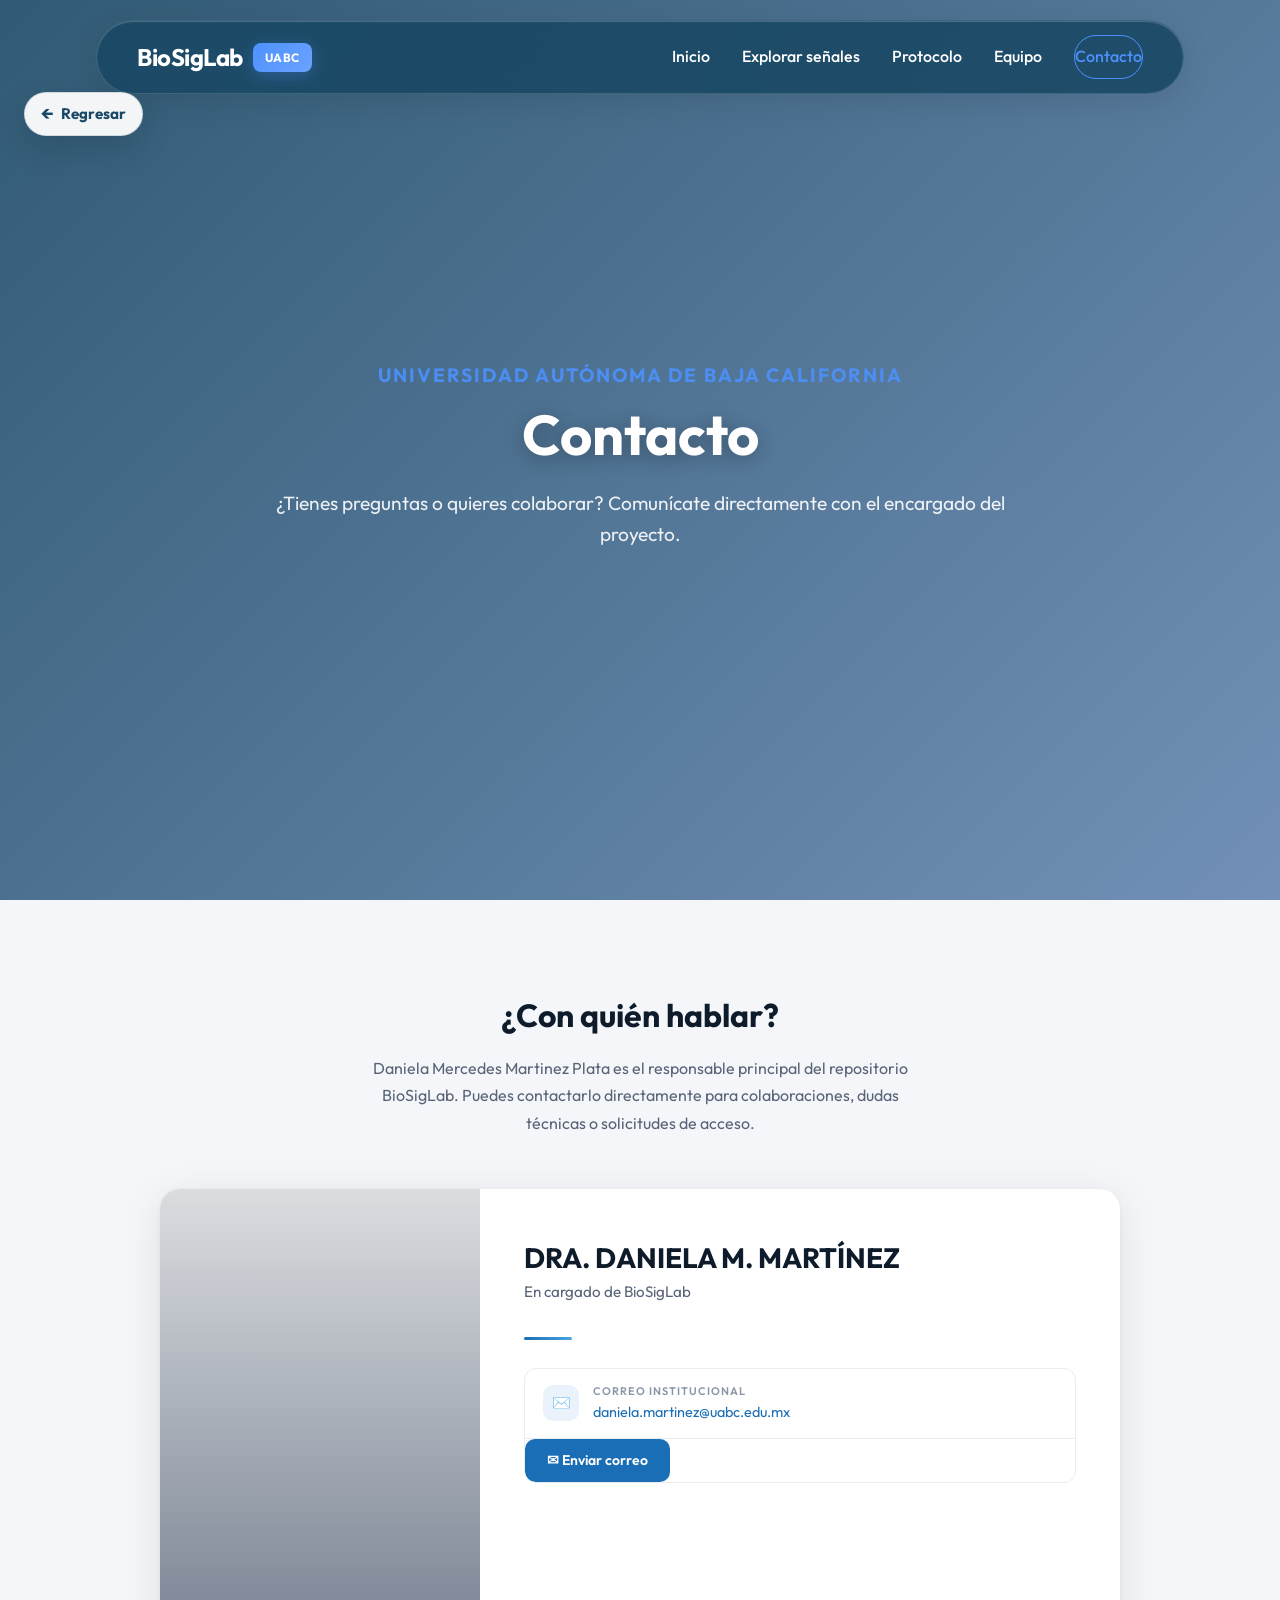
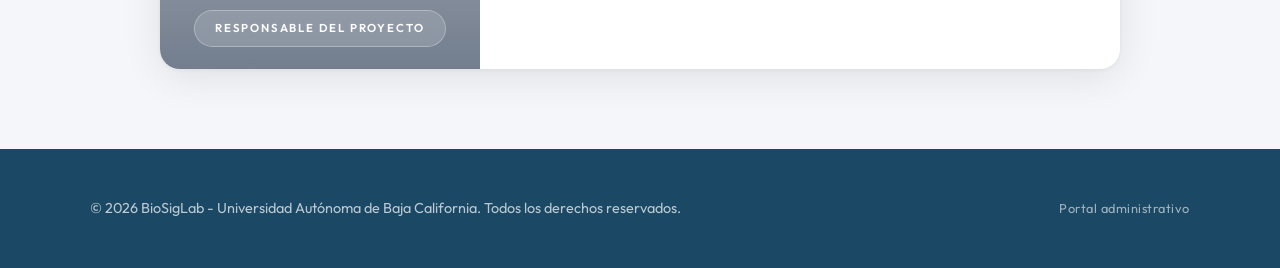
<file: pages/contactos.html>
<!DOCTYPE html>
<html lang="es">
<head>
    <meta charset="UTF-8" />
    <meta name="viewport" content="width=device-width, initial-scale=1.0">
    <title>Contacto - BioSigLab UABC</title>
    <link href="https://fonts.googleapis.com/css2?family=Outfit:wght@300;400;600;700&display=swap" rel="stylesheet">
    <link rel="manifest" href="../manifest.json">
    <link rel="stylesheet" href="../assets/css/basestyle.css">
    <link rel="stylesheet" href="../assets/css/contacto.css">
</head>
<body>
    <a class="top-back-button" href="../index.html" aria-label="Regresar al inicio"><span aria-hidden="true">&#8592;</span> Regresar</a>
    
    <!-- ── NAVBAR ── -->
    <nav class="navbar">
        <div class="nav-brand">
            <span class="logo-text">BioSigLab</span>
            <span class="logo-badge">UABC</span>
        </div>
        <div class="nav-links">
            <a href="../index.html">Inicio</a>
            <a href="usuario.html">Explorar se&#241;ales</a>
            <a href="protocolo.html">Protocolo</a>
            <a href="equipo.html">Equipo</a>
            <a href="contactos.html" class="btn-outline" style="color: var(--accent); border-color: var(--accent);">Contacto</a>
        </div>
    </nav>

    <!-- ── HERO ── -->
    <header class="hero-section"
        style="background-image: url('https://images.unsplash.com/photo-1516321318423-f06f85e504b3?q=80&w=2000&auto=format&fit=crop'); height: 60vh;">
        <div class="hero-overlay"></div>
        <div class="hero-content">
            <p class="eyebrow" style="color: var(--accent); margin-bottom: 10px;">Universidad Autónoma de Baja California</p>
            <h1>Contacto</h1>
            <p>¿Tienes preguntas o quieres colaborar? Comunícate directamente con el encargado del proyecto.</p>
        </div>
    </header>

    <!-- ── RESPONSABLE DEL PROYECTO ── -->
    <section class="responsable-section">
        <div class="responsable-container">

            <div class="section-header">
                <p class="eyebrow"></p>
                <h2>¿Con quién hablar?</h2>
                <!--
                ╔══════════════════════════════════════════════════════════════╗
                ║  DESCRIPCIÓN BAJO EL TÍTULO                                  ║
                ║  Cambia el nombre y descripción según corresponda.           ║
                ╚══════════════════════════════════════════════════════════════╝
                -->
                <p>Daniela Mercedes Martinez Plata es el responsable principal del repositorio BioSigLab. Puedes contactarlo directamente para colaboraciones, dudas técnicas o solicitudes de acceso.</p>
            </div>

            <div class="responsable-card">

                <!-- Foto — cambia la URL en assets/css/contacto.css → .responsable-foto { background-image: url(...) } -->
                <div class="responsable-foto">
                    <div class="responsable-foto-overlay"></div>
                    <span class="responsable-foto-badge">Responsable del proyecto</span>
                </div>

                <!-- Info -->
                <div class="responsable-info">

                    <!--
                    ╔══════════════════════════════════════════════════════════════╗
                    ║  DATOS DEL RESPONSABLE — edita los valores marcados con     ║
                    ║  mayúsculas o con comentarios de flecha (←).                ║
                    ╚══════════════════════════════════════════════════════════════╝
                    -->

                    <!-- Rol / etiqueta pequeña arriba del nombre -->
                    <p class="eyebrow"></p>   <!-- ← ej: "Desarrollador Principal" -->

                    <!-- Nombre completo -->
                    <h3>DRA. DANIELA M. MARTÍNEZ</h3>                   <!-- ← ej: "Adrian Rodriguez" -->

                    <!-- Cargo / descripción breve -->
                    <p class="cargo">En cargado de BioSigLab</p>      <!-- ← ej: "Estudiante de Ingeniería — UABC Tijuana" -->

                    <!-- Separador decorativo -->
                    <div class="info-divider"></div>

                    <div class="contact-list">

                        <!-- Correo electrónico -->
                        <div class="contact-row">
                            <div class="contact-row-icon">✉️</div>
                            <div class="contact-row-text">
                                <span>Correo institucional</span>
                                <a href="mailto:daniela.martinez@uabc.edu.mx">daniela.martinez@uabc.edu.mx</a>
                            </div>
                        </div>

                    <!-- Botones de acción -->
                    <div class="responsable-actions">
                        <a href="mailto:daniela.martinez@uabc.edu.mx" class="btn-primary-sm">
                            ✉ Enviar correo
                        </a>
                        
                    </div>

                </div>
            </div>

        </div>
    </section>

    <!-- ── FOOTER ── -->
    <footer class="site-footer">
        <div class="footer-content">
            <p>© 2026 BioSigLab - Universidad Autónoma de Baja California. Todos los derechos reservados.</p>
            <a href="adminlogin.html" class="footer-admin-link">Portal administrativo</a>
        </div>
    </footer>

<script src="../assets/js/offline.js"></script>
</body>
</html>
</file>
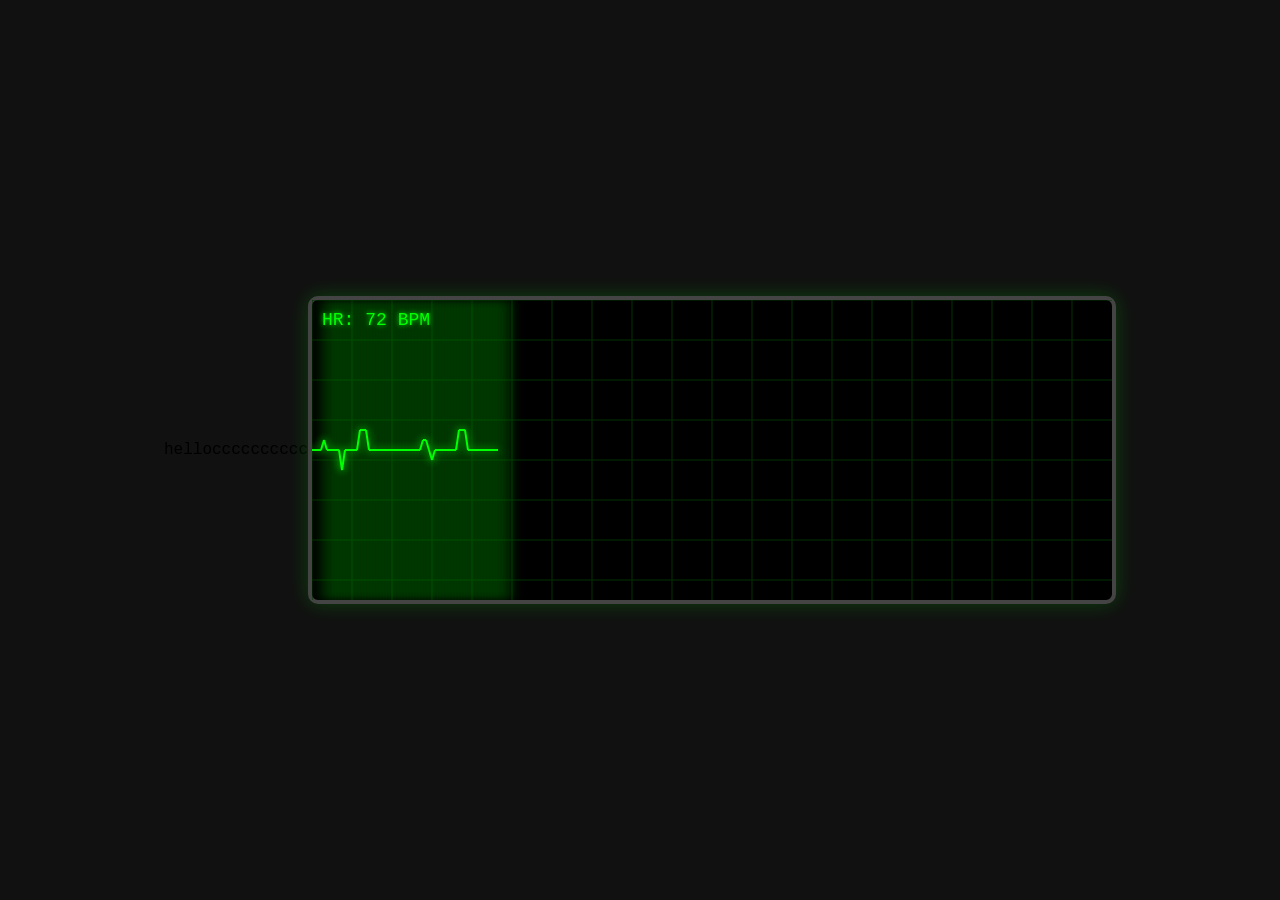
<file: pages/demostracionsenales.html>
hellocccccccccc

<!DOCTYPE html>
<html lang="es">
<head>
    <meta charset="UTF-8">
    <meta name="viewport" content="width=device-width, initial-scale=1.0">
    <title>Monitor ECG Animado</title>
    <style>
        body {
            background-color: #111;
            display: flex;
            justify-content: center;
            align-items: center;
            height: 100vh;
            margin: 0;
            font-family: 'Courier New', Courier, monospace;
        }

        .monitor-container {
            position: relative;
            border: 4px solid #444;
            border-radius: 10px;
            box-shadow: 0 0 20px rgba(0, 255, 0, 0.2);
            background: #000;
        }

        canvas {
            display: block;
        }

        .label {
            position: absolute;
            top: 10px;
            left: 10px;
            color: #0f0;
            font-size: 18px;
            text-shadow: 0 0 5px #0f0;
        }
    </style>
</head>
<body>

<div class="monitor-container">
    <div class="label">HR: 72 BPM</div>
    <canvas id="ecgCanvas"></canvas>
</div>

<script>
    const canvas = document.getElementById('ecgCanvas');
    const ctx = canvas.getContext('2d');

    // Configuración del tamaño
    canvas.width = 800;
    canvas.height = 300;

    const width = canvas.width;
    const height = canvas.height;
    const midY = height / 2;

    let x = 0;
    let points = [];
    const speed = 3; // Velocidad de movimiento

    function drawGrid() {
        ctx.strokeStyle = '#003300';
        ctx.lineWidth = 1;
        
        // Líneas verticales
        for (let i = 0; i < width; i += 40) {
            ctx.beginPath();
            ctx.moveTo(i, 0);
            ctx.lineTo(i, height);
            ctx.stroke();
        }
        // Líneas horizontales
        for (let j = 0; j < height; j += 40) {
            ctx.beginPath();
            ctx.moveTo(0, j);
            ctx.lineTo(width, j);
            ctx.stroke();
        }
    }

    // Definición de los picos del latido (onda P, complejo QRS, onda T)
    function getECGPoint(time) {
        const t = time % 100;
        if (t > 10 && t < 15) return -10; // Onda P
        if (t === 20) return 10;          // Punto Q
        if (t === 25) return -100;        // Pico R (hacia arriba en canvas el eje Y es invertido)
        if (t === 30) return 20;          // Punto S
        if (t > 45 && t < 55) return -20; // Onda T
        return 0; // Línea base
    }

    function animate() {
        // Efecto de barrido: limpiamos un pequeño rectángulo delante de la línea
        ctx.fillStyle = 'rgba(0, 0, 0, 0.05)';
        ctx.fillRect(x, 0, 20, height);

        // Dibujar el punto actual
        const yOffset = getECGPoint(x);
        const currentY = midY + yOffset;

        ctx.strokeStyle = '#00ff00';
        ctx.lineWidth = 2;
        ctx.shadowBlur = 8;
        ctx.shadowColor = "#00ff00";

        ctx.beginPath();
        // Conectar con el punto anterior para que sea una línea continua
        ctx.moveTo(x - speed, points[x - speed] || midY);
        ctx.lineTo(x, currentY);
        ctx.stroke();

        points[x] = currentY;

        // Resetear cuando llega al final del canvas
        x += speed;
        if (x > width) {
            x = 0;
            // No limpiamos todo el canvas para mantener el fondo, 
            // pero redibujamos la cuadrícula de vez en cuando
            drawGrid();
        }

        requestAnimationFrame(animate);
    }

    drawGrid();
    animate();
</script>

</body>
</html>
</file>
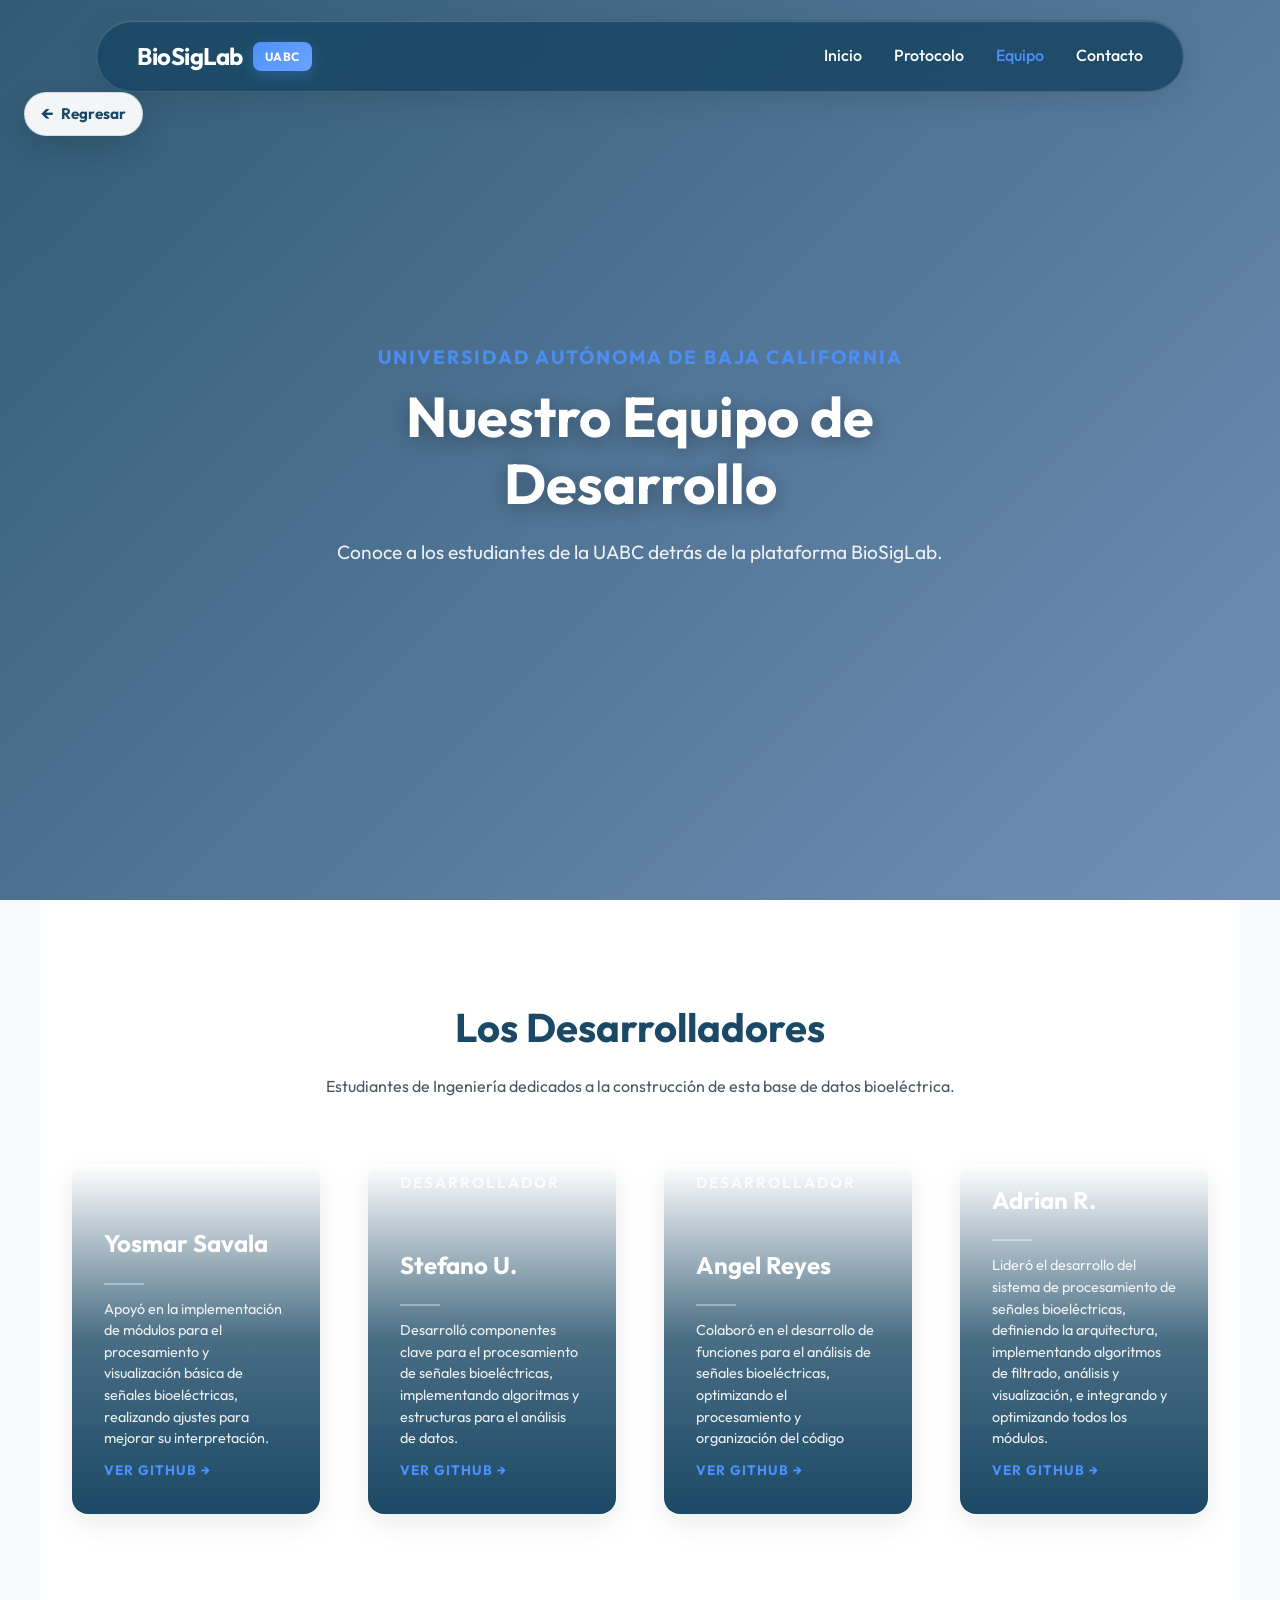
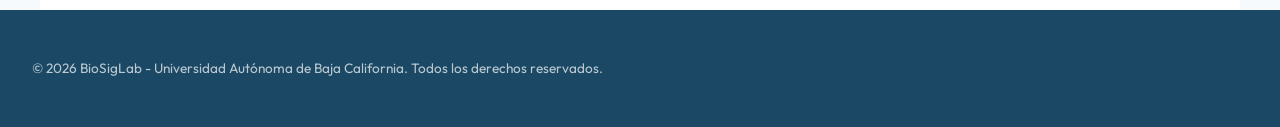
<file: pages/equipo.html>
<!DOCTYPE html>
<html lang="es">
<head>
    <meta charset="UTF-8" />
    <meta name="viewport" content="width=device-width, initial-scale=1.0">
    <title>Nuestro Equipo - BioSigLab UABC</title>
    <link href="https://fonts.googleapis.com/css2?family=Outfit:wght@300;400;600;700&display=swap" rel="stylesheet">
    <link rel="manifest" href="../manifest.json">
    <link rel="stylesheet" href="../assets/css/basestyle.css">
    <style>
        /* Clamp team card descriptions so all names (h3) sit at the same height */
        .feature-card .card-content > p:first-of-type {
            display: -webkit-box !important;
            -webkit-line-clamp: 3 !important;
            -webkit-box-orient: vertical !important;
            overflow: hidden !important;
            min-height: calc(1.5em * 3) !important;
        }
    </style>
</head>
<body>
    <a class="top-back-button" href="../index.html" aria-label="Regresar al inicio"><span aria-hidden="true">&#8592;</span> Regresar</a>

    <nav class="navbar">
        <div class="nav-brand">
            <span class="logo-text">BioSigLab</span>
            <span class="logo-badge">UABC</span>
        </div>
        <div class="nav-links">
            <a href="../index.html">Inicio</a>
            <a href="protocolo.html">Protocolo</a>
            <a href="equipo.html" style="color: var(--accent);">Equipo</a>
            <a href="contactos.html">Contacto</a>
        </div>
    </nav>

    <header class="hero-section" style="background-image: url('https://images.unsplash.com/photo-1517245386807-bb43f82c33c4?q=80&w=2000&auto=format&fit=crop'); height: 60vh;">
        <div class="hero-overlay"></div>
        <div class="hero-content">
            <p class="eyebrow" style="color: var(--accent); margin-bottom: 10px;">Universidad Autónoma de Baja California</p>
            <h1>Nuestro Equipo de Desarrollo</h1>
            <p>Conoce a los estudiantes de la UABC detrás de la plataforma BioSigLab.</p>
        </div>
    </header>

    <section class="features-section" style="padding-top: 5rem; background-color: #fff;">
        <div class="features-header">
            <h2>Los Desarrolladores</h2>
            <p>Estudiantes de Ingeniería dedicados a la construcción de esta base de datos bioeléctrica.</p>
        </div>

        <div class="cards-grid">

            <article class="feature-card" style="background-image: url('https://images.unsplash.com/photo-1507003211169-0a1dd7228f2d?q=80&w=600&auto=format&fit=crop');">
                <div class="card-content">
                    <p class="eyebrow" style="color: #fff; margin-bottom: 5px; opacity: 0.8;">Desarrollador</p>
                    <h3>Yosmar Savala</h3>
                    <hr class="card-divider">
                    <p style="font-size: 0.9rem; margin-bottom: 10px;">Apoyó en la implementación de módulos para el procesamiento y visualización básica de señales bioeléctricas, realizando ajustes para mejorar su interpretación.</p>
                    <a href="https://github.com/yos-mar21" target="_blank" rel="noopener noreferrer" class="card-link">Ver GitHub →</a>
                </div>
            </article>

            <article class="feature-card" style="background-image: url('https://images.unsplash.com/photo-1500648767791-00dcc994a43e?q=80&w=600&auto=format&fit=crop');">
                <div class="card-content">
                    <p class="eyebrow" style="color: #fff; margin-bottom: 5px; opacity: 0.8;">Desarrollador</p>
                    <h3>Stefano U.</h3>
                    <hr class="card-divider">
                    <p style="font-size: 0.9rem; margin-bottom: 10px;">Desarrolló componentes clave para el procesamiento de señales bioeléctricas, implementando algoritmas y estructuras para el análisis de datos.</p>
                    <a href="https://github.com/stefanouscanga-crypto" target="_blank" rel="noopener noreferrer" class="card-link">Ver GitHub →</a>
                </div>
            </article>

            <article class="feature-card" style="background-image: url('https://images.unsplash.com/photo-1472099645785-5658abf4ff4e?q=80&w=600&auto=format&fit=crop');">
                <div class="card-content">
                    <p class="eyebrow" style="color: #fff; margin-bottom: 5px; opacity: 0.8;">Desarrollador</p>
                    <h3>Angel Reyes</h3>
                    <hr class="card-divider">
                    <p style="font-size: 0.9rem; margin-bottom: 10px;">Colaboró en el desarrollo de funciones para el análisis de señales bioeléctricas, optimizando el procesamiento y organización del código</p>
                    <a href="https://github.com/Angelmer664" target="_blank" rel="noopener noreferrer" class="card-link">Ver GitHub →</a>
                </div>
            </article>

            <article class="feature-card" style="background-image: url('https://images.unsplash.com/photo-1519085360753-af0119f7cbe7?q=80&w=600&auto=format&fit=crop');">
                <div class="card-content">
                    <p class="eyebrow" style="color: #fff; margin-bottom: 5px; opacity: 0.8;">Desarrollador</p>
                    <h3>Adrian R.</h3>
                    <hr class="card-divider">
                    <p style="font-size: 0.9rem; margin-bottom: 10px;">Lideró el desarrollo del sistema de procesamiento de señales bioeléctricas, definiendo la arquitectura, implementando algoritmos de filtrado, análisis y visualización, e integrando y optimizando todos los módulos.</p>
                    <a href="https://github.com/Neraaaauu" target="_blank" rel="noopener noreferrer" class="card-link">Ver GitHub →</a>
                </div>
            </article>

        </div>
    </section>

    <footer class="site-footer">
        <p>© 2026 BioSigLab - Universidad Autónoma de Baja California. Todos los derechos reservados.</p>
    </footer>

<script src="../assets/js/offline.js"></script>
</body>
</html>
</file>
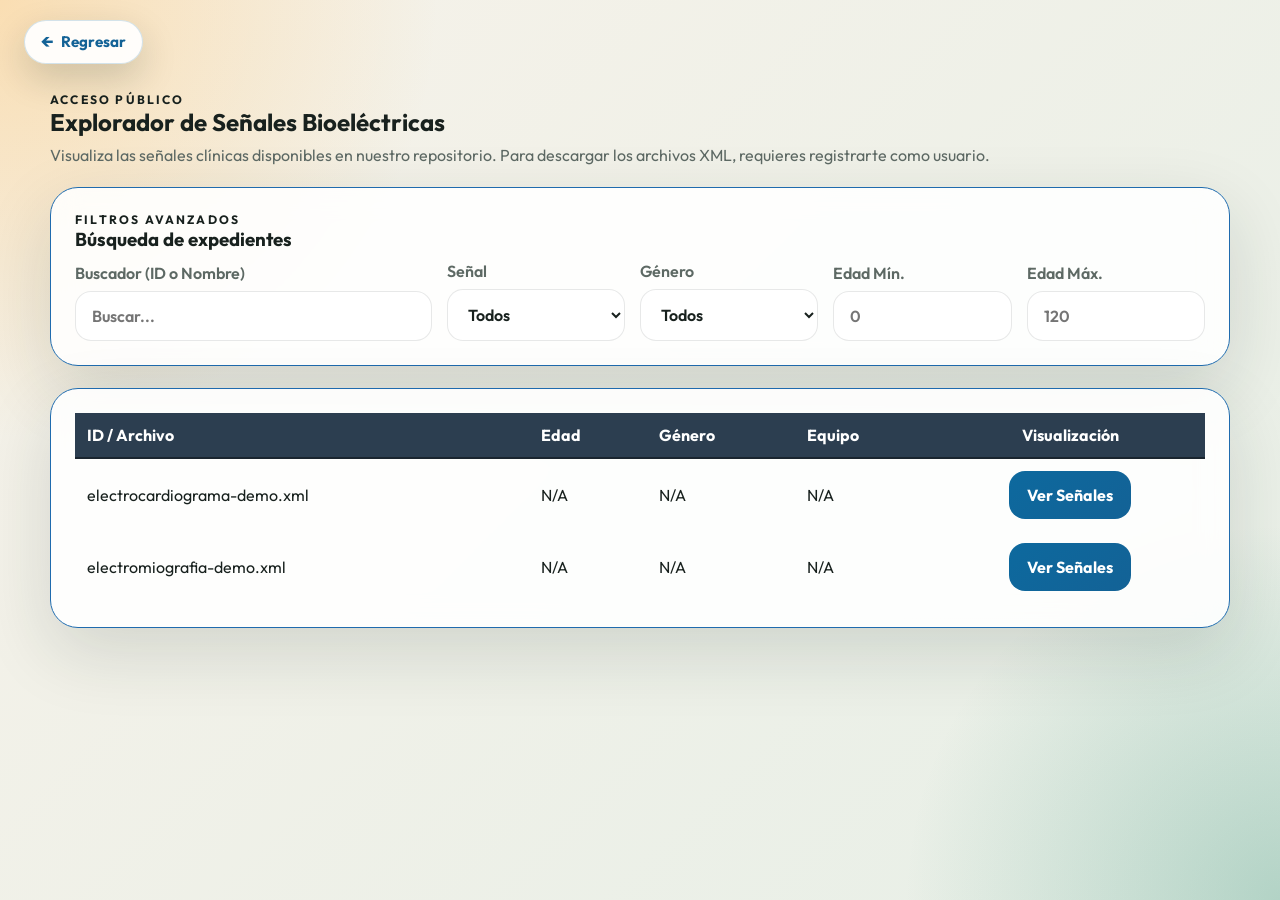
<file: pages/explorar.html>
<!DOCTYPE html>
<html lang="es">
<head>
    <meta charset="UTF-8">
    <meta name="viewport" content="width=device-width, initial-scale=1.0">
    <title>Explorador de Señales - BioSigLab</title>
    <link rel="preconnect" href="https://fonts.googleapis.com">
    <link rel="preconnect" href="https://fonts.gstatic.com" crossorigin>
    <link href="https://fonts.googleapis.com/css2?family=Outfit:wght@300;400;500;600;700&display=swap" rel="stylesheet">
    <link rel="manifest" href="../manifest.json">
    <link rel="stylesheet" href="../assets/css/style.css">
    <style>
        /* Ajuste para que los 5 filtros se vean bien alineados */
        .filtros-grid {
            display: grid; 
            grid-template-columns: 2fr 1fr 1fr 1fr 1fr; 
            gap: 15px; 
            margin-top: 10px;
            align-items: flex-end;
        }
        @media (max-width: 900px) {
            .filtros-grid { grid-template-columns: 1fr 1fr; }
        }
        @media (max-width: 500px) {
            .filtros-grid { grid-template-columns: 1fr; }
        }
        
        /* Etiqueta visual para indicar que la tabla está limitada al inicio */
        .limite-aviso {
            text-align: right;
            font-size: 0.85rem;
            color: #7f8c8d;
            margin-bottom: 10px;
            font-style: italic;
        }
    </style>
</head>
<body class="has-top-back">
    <a class="top-back-button" href="../index.html" aria-label="Regresar al inicio"><span aria-hidden="true">&#8592;</span> Regresar</a>
    <main class="app-shell">

        <section class="user-view">
            <header class="admin-header">
                <div>
                    <p class="eyebrow">Acceso Público</p>
                    <h2>Explorador de Señales Bioeléctricas</h2>
                    <p class="hero-text">Visualiza las señales clínicas disponibles en nuestro repositorio. Para descargar los archivos XML, requieres registrarte como usuario.</p>
                </div>
            </header>

            <section class="panel">
                <div class="panel-head">
                    <div>
                        <p class="eyebrow">Filtros Avanzados</p>
                        <h3>Búsqueda de expedientes</h3>
                    </div>
                </div>
                
                <div class="filtros-grid">
                    <label class="field">
                        <span>Buscador (ID o Nombre)</span>
                        <input type="text" id="buscarGeneral" placeholder="Buscar..." onkeyup="filtrarExplorador()">
                    </label>
                    
                    <label class="field">
                        <span>Señal</span>
                        <select id="filtroTipoSenal" onchange="filtrarExplorador()">
                            <option value="todos">Todos</option>
                            <option value="ecg">ECG</option>
                            <option value="emg">EMG</option>
                            <option value="eeg">EEG</option>
                        </select>
                    </label>

                    <label class="field">
                        <span>Género</span>
                        <select id="filtroGenero" onchange="filtrarExplorador()">
                            <option value="todos">Todos</option>
                            <option value="M">Masculino (M)</option>
                            <option value="F">Femenino (F)</option>
                        </select>
                    </label>
                    
                    <label class="field">
                        <span>Edad Mín.</span>
                        <input type="number" id="filtroEdadMin" placeholder="0" min="0" max="120" onkeyup="filtrarExplorador()" onchange="filtrarExplorador()">
                    </label>

                    <label class="field">
                        <span>Edad Máx.</span>
                        <input type="number" id="filtroEdadMax" placeholder="120" min="0" max="120" onkeyup="filtrarExplorador()" onchange="filtrarExplorador()">
                    </label>
                </div>
            </section>

            <section class="panel">
                <div id="avisoLimite" class="limite-aviso">Mostrando muestra de archivos recientes. Usa los filtros para buscar más.</div>
                <div class="table-container" style="overflow-x: auto;">
                    <table style="width: 100%; border-collapse: collapse;">
                        <thead>
                            <tr style="background-color: #2c3e50; color: white; text-align: left;">
                                <th style="padding: 12px; border-bottom: 2px solid #1a252f;">ID / Archivo</th>
                                <th style="padding: 12px; border-bottom: 2px solid #1a252f;">Edad</th>
                                <th style="padding: 12px; border-bottom: 2px solid #1a252f;">Género</th>
                                <th style="padding: 12px; border-bottom: 2px solid #1a252f;">Equipo</th>
                                <th style="padding: 12px; border-bottom: 2px solid #1a252f; text-align: center;">Visualización</th>
                            </tr>
                        </thead>
                        <tbody id="xmlListTable">
                            </tbody>
                    </table>
                </div>
                <p id="mensajeSinResultados" style="display: none; text-align: center; padding: 20px; color: #666;">No hay archivos que coincidan con tu búsqueda.</p>
            </section>
        </section>

    </main>

    <script src="../assets/js/offline.js"></script>
    <script>
        document.addEventListener("DOMContentLoaded", () => {
            renderizarExplorador();
        });

        // 1. Obtener archivos desde la memoria (donde los guardó el admin)
        function obtenerArchivos() { 
            return JSON.parse(localStorage.getItem("bioelectricas_archivos_xml") || "[]"); 
        }

        // Función auxiliar para escapar caracteres (seguridad)
        function escaparHtml(valor) {
            return String(valor).replace(/[&<>"']/g, (c) => ({ "&": "&amp;", "<": "&lt;", ">": "&gt;", '"': "&quot;", "'": "&#39;" }[c]));
        }

        // 2. Renderizar la tabla (SIN EL BOTÓN DE DESCARGAR)
        function renderizarExplorador() {
            const contenedor = document.getElementById("xmlListTable");
            if (!contenedor) return;

            const archivos = obtenerArchivos();
            contenedor.innerHTML = "";

            archivos.forEach((archivo) => {
                const fila = document.createElement("tr");
                fila.innerHTML = `
                    <td style="padding: 12px;">${escaparHtml(archivo.paciente_id_xml || archivo.nombre)}</td>
                    <td style="padding: 12px;">${escaparHtml(archivo.edad_xml || "N/A")}</td>
                    <td style="padding: 12px;">${escaparHtml(archivo.genero_xml || "N/A")}</td>
                    <td style="padding: 12px;">${escaparHtml(archivo.equipo_xml || "N/A")}</td>
                    <td style="padding: 12px; text-align: center;">
                        <button class="primary-button" onclick="verOndasPublico('${archivo.id}')">Ver Señales</button>
                    </td>
                `;
                contenedor.appendChild(fila);
            });

            // Aplicamos el límite de 5 después de pintar la tabla
            setTimeout(aplicarLimiteCinco, 50);
        }

        // 3. Función para mandar el archivo al visualizador de Ondas.html
        window.verOndasPublico = function(idArchivo) {
            const archivos = obtenerArchivos();
            const archivoEncontrado = archivos.find(a => a.id === idArchivo);
            if (archivoEncontrado) {
                localStorage.setItem('xml_visualizar_actual', archivoEncontrado.contenido);
                window.location.href = "Ondas.html";
            }
        };

        // 4. Lógica de los primeros 5 archivos
        function aplicarLimiteCinco() {
            const filas = document.querySelectorAll("#xmlListTable tr");
            let contador = 0;
            
            filas.forEach((fila) => {
                if (contador < 5) {
                    fila.style.display = "";
                } else {
                    fila.style.display = "none";
                }
                contador++;
            });

            const msj = document.getElementById("mensajeSinResultados");
            const aviso = document.getElementById("avisoLimite");
            if(msj) msj.style.display = "none";
            if(aviso) aviso.style.display = filas.length > 5 ? "block" : "none";
        }

        // 5. El Filtrador Dinámico
        window.filtrarExplorador = function() {
            const busqueda = document.getElementById("buscarGeneral").value.toLowerCase();
            const tipoSenal = document.getElementById("filtroTipoSenal").value.toLowerCase();
            const genero = document.getElementById("filtroGenero").value;
            const inputEdadMin = document.getElementById("filtroEdadMin").value;
            const inputEdadMax = document.getElementById("filtroEdadMax").value;
            
            const hayFiltros = busqueda !== "" || tipoSenal !== "todos" || genero !== "todos" || inputEdadMin !== "" || inputEdadMax !== "";
            const filas = document.querySelectorAll("#xmlListTable tr");
            
            if (!hayFiltros) {
                aplicarLimiteCinco();
                return;
            }

            const aviso = document.getElementById("avisoLimite");
            if(aviso) aviso.style.display = "none";

            const edadMin = inputEdadMin !== "" ? parseInt(inputEdadMin) : 0;
            const edadMax = inputEdadMax !== "" ? parseInt(inputEdadMax) : 999;
            
            let visibles = 0;

            filas.forEach(fila => {
                const idNombre = fila.cells[0]?.textContent.toLowerCase() || "";
                const fEdadStr = fila.cells[1]?.textContent || "";
                const fGenero = fila.cells[2]?.textContent || "";

                let coincide = true;

                if (busqueda && !idNombre.includes(busqueda)) coincide = false;
                if (tipoSenal !== "todos" && !idNombre.includes(tipoSenal)) coincide = false;
                if (genero !== "todos" && fGenero !== genero) coincide = false;
                
                const fEdadNum = parseInt(fEdadStr.replace(/\D/g, '')); 
                if (!isNaN(fEdadNum)) {
                    if (fEdadNum < edadMin || fEdadNum > edadMax) {
                        coincide = false;
                    }
                }

                fila.style.display = coincide ? "" : "none";
                if (coincide) visibles++;
            });

            const msj = document.getElementById("mensajeSinResultados");
            if(msj) msj.style.display = (visibles === 0 && filas.length > 0) ? "block" : "none";
        };
    </script>
</body>
</html>
</file>
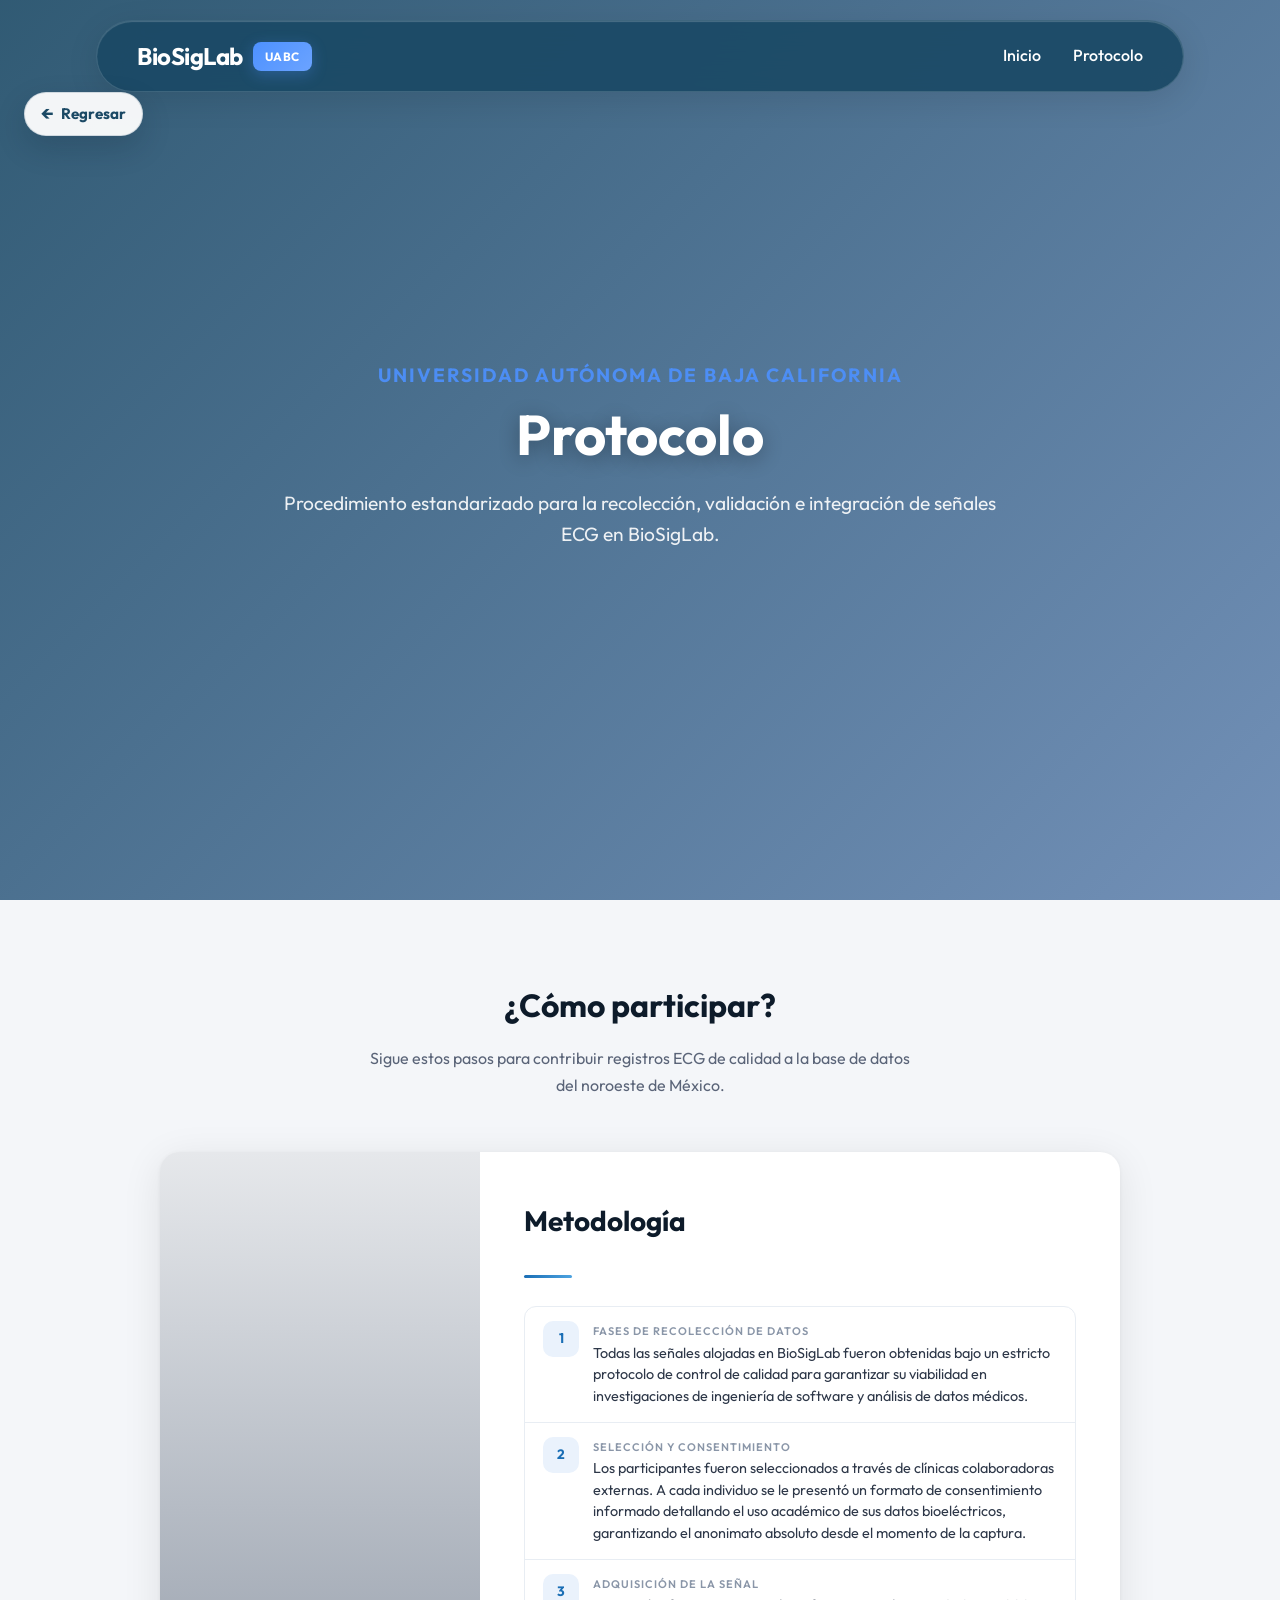
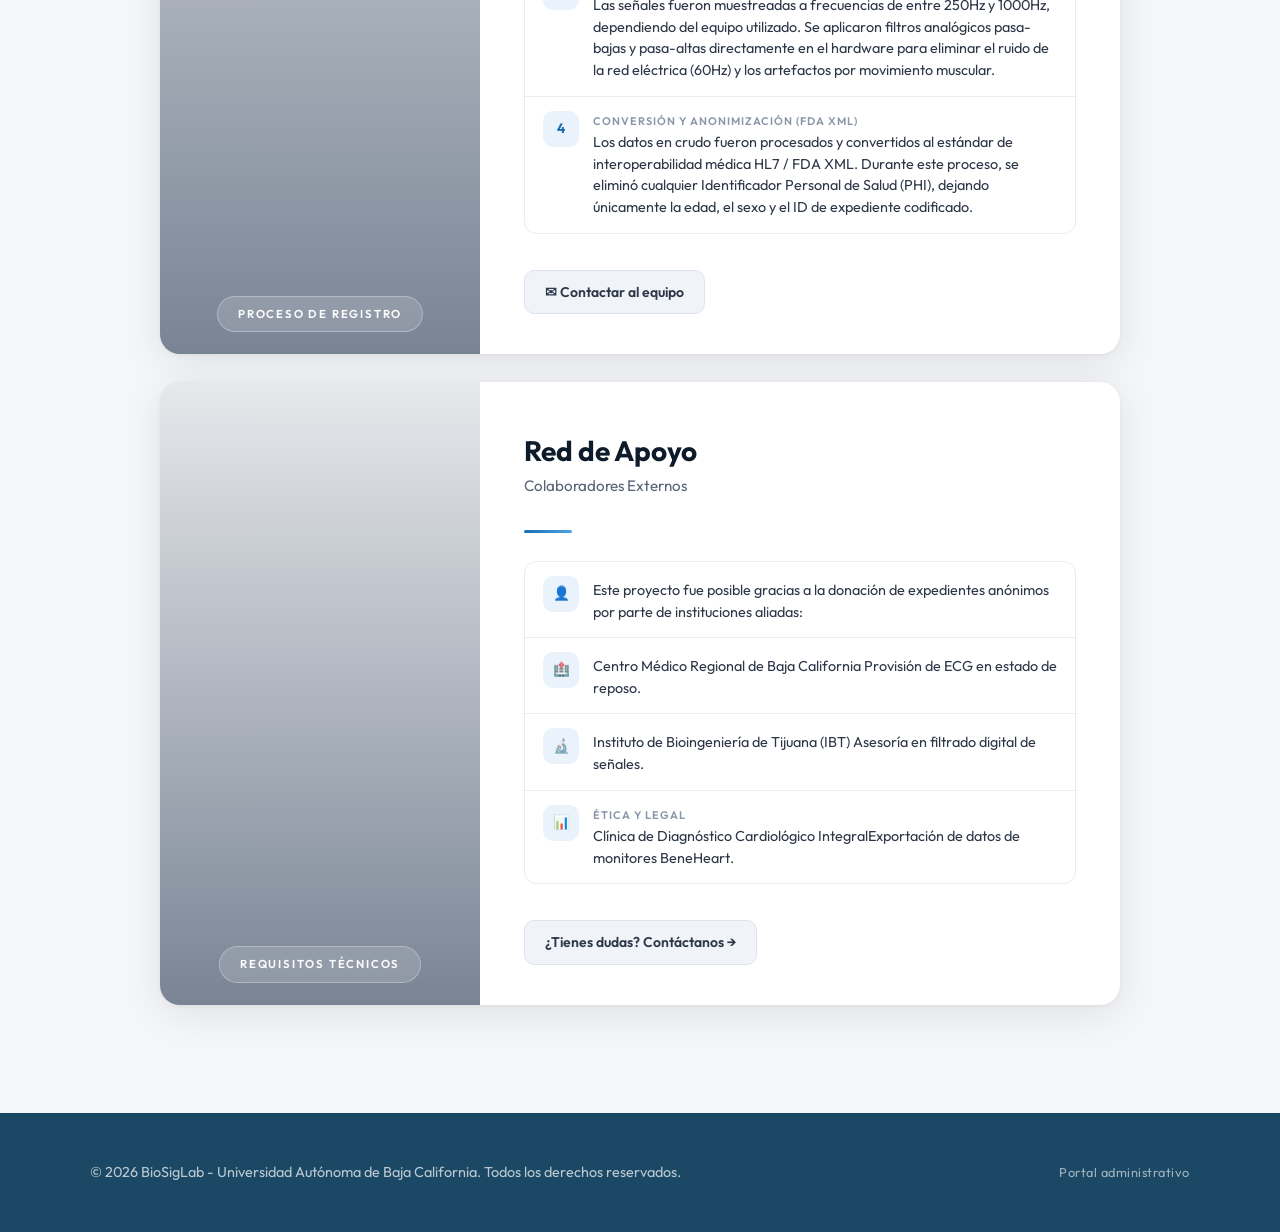
<file: pages/protocolo.html>
<!DOCTYPE html>
<html lang="es">
<head>
    <meta charset="UTF-8" />
    <meta name="viewport" content="width=device-width, initial-scale=1.0">
    <title>Protocolo - BioSigLab UABC</title>
    <link href="https://fonts.googleapis.com/css2?family=Outfit:wght@300;400;600;700&display=swap" rel="stylesheet">
    <link rel="manifest" href="../manifest.json">
    <link rel="stylesheet" href="../assets/css/basestyle.css">
    <style>
        .protocolo-section {
            background: #f4f6f9;
            padding: 80px 24px;
        }

        .protocolo-container {
            max-width: 960px;
            margin: 0 auto;
        }

        .section-header {
            text-align: center;
            margin-bottom: 52px;
        }

        .section-header .eyebrow {
            font-family: 'Outfit', sans-serif;
            font-size: 11px;
            font-weight: 600;
            letter-spacing: 2.5px;
            text-transform: uppercase;
            color: #1a6eb5;
            margin: 0 0 10px;
        }

        .section-header h2 {
            font-family: 'Outfit', sans-serif;
            font-size: 2rem;
            font-weight: 700;
            color: #0d1b2a;
            margin: 0 0 14px;
        }

        .section-header p {
            font-family: 'Outfit', sans-serif;
            font-size: 1rem;
            color: #5a6478;
            max-width: 560px;
            margin: 0 auto;
            line-height: 1.7;
        }

        /* Tarjeta — igual que responsable-card */
        .protocolo-card {
            display: grid;
            grid-template-columns: 320px 1fr;
            background: #ffffff;
            border-radius: 20px;
            overflow: hidden;
            box-shadow: 0 8px 40px rgba(0,0,0,0.09), 0 1px 4px rgba(0,0,0,0.05);
            margin-bottom: 28px;
        }

        .protocolo-foto {
            position: relative;
            background-image: url('https://images.unsplash.com/photo-1530497610245-94d3c16cda28?q=80&w=600&auto=format&fit=crop');
            background-size: cover;
            background-position: center;
            min-height: 420px;
        }

        .protocolo-foto-overlay {
            position: absolute;
            inset: 0;
            background: linear-gradient(to bottom, rgba(10,30,60,0.10) 0%, rgba(10,30,60,0.55) 100%);
        }

        .protocolo-foto-badge {
            position: absolute;
            bottom: 22px;
            left: 50%;
            transform: translateX(-50%);
            background: rgba(255,255,255,0.15);
            backdrop-filter: blur(10px);
            border: 1px solid rgba(255,255,255,0.30);
            color: #ffffff;
            font-family: 'Outfit', sans-serif;
            font-size: 11.5px;
            font-weight: 600;
            letter-spacing: 1.8px;
            text-transform: uppercase;
            padding: 8px 20px;
            border-radius: 40px;
            white-space: nowrap;
        }

        .protocolo-info {
            padding: 44px 44px 40px;
            display: flex;
            flex-direction: column;
        }

        .protocolo-info .eyebrow {
            font-family: 'Outfit', sans-serif;
            font-size: 11px;
            font-weight: 600;
            letter-spacing: 2px;
            text-transform: uppercase;
            color: #1a6eb5;
            margin: 0 0 8px;
        }

        .protocolo-info h3 {
            font-family: 'Outfit', sans-serif;
            font-size: 1.75rem;
            font-weight: 700;
            color: #0d1b2a;
            margin: 0 0 6px;
            line-height: 1.2;
        }

        .protocolo-info .subtitulo {
            font-family: 'Outfit', sans-serif;
            font-size: 0.95rem;
            color: #5a6478;
            margin: 0 0 32px;
        }

        .info-divider {
            width: 48px;
            height: 3px;
            background: linear-gradient(90deg, #1a6eb5, #4da3e0);
            border-radius: 2px;
            margin-bottom: 28px;
        }

        /* Lista — igual que contact-list */
        .steps-list {
            display: flex;
            flex-direction: column;
            gap: 0;
            margin-bottom: 36px;
            border: 1px solid #e8edf3;
            border-radius: 12px;
            overflow: hidden;
        }

        .step-row {
            display: flex;
            align-items: flex-start;
            gap: 14px;
            padding: 14px 18px;
            border-bottom: 1px solid #e8edf3;
            transition: background 0.18s ease;
        }

        .step-row:last-child { border-bottom: none; }
        .step-row:hover { background: #f7faff; }

        .step-num {
            width: 36px;
            height: 36px;
            background: #eaf2fc;
            border-radius: 10px;
            display: flex;
            align-items: center;
            justify-content: center;
            font-size: 0.85rem;
            font-weight: 700;
            color: #1a6eb5;
            flex-shrink: 0;
        }

        .step-text {
            display: flex;
            flex-direction: column;
            gap: 2px;
            padding-top: 2px;
        }

        .step-text span {
            font-family: 'Outfit', sans-serif;
            font-size: 11px;
            font-weight: 600;
            letter-spacing: 1px;
            text-transform: uppercase;
            color: #8a96a8;
        }

        .step-text p {
            font-family: 'Outfit', sans-serif;
            font-size: 0.9rem;
            color: #2d3748;
            margin: 0;
            line-height: 1.5;
        }

        .protocolo-actions {
            display: flex;
            gap: 10px;
            flex-wrap: wrap;
            margin-top: auto;
        }

        .btn-primary-sm {
            display: inline-flex;
            align-items: center;
            gap: 7px;
            padding: 10px 22px;
            background: #1a6eb5;
            color: #ffffff !important;
            font-family: 'Outfit', sans-serif;
            font-size: 0.875rem;
            font-weight: 600;
            border-radius: 10px;
            text-decoration: none;
            transition: background 0.18s ease, transform 0.15s ease;
        }

        .btn-primary-sm:hover { background: #155fa0; transform: translateY(-1px); }

        .btn-ghost-sm {
            display: inline-flex;
            align-items: center;
            gap: 7px;
            padding: 10px 20px;
            background: #f0f4f9;
            color: #2d3748 !important;
            font-family: 'Outfit', sans-serif;
            font-size: 0.875rem;
            font-weight: 600;
            border-radius: 10px;
            text-decoration: none;
            border: 1px solid #dde4ef;
            transition: background 0.18s ease, transform 0.15s ease;
        }

        .btn-ghost-sm:hover { background: #e2eaf5; transform: translateY(-1px); }

        @media (max-width: 768px) {
            .protocolo-card { grid-template-columns: 1fr; }
            .protocolo-foto { min-height: 240px; }
            .protocolo-info { padding: 30px 24px; }
            .protocolo-actions { flex-direction: column; }
            .btn-primary-sm, .btn-ghost-sm { justify-content: center; }
        }
    </style>
</head>
<body>
    <a class="top-back-button" href="../index.html" aria-label="Regresar al inicio"><span aria-hidden="true">&#8592;</span> Regresar</a>

    <!-- ── NAVBAR ── -->
    <nav class="navbar">
        <div class="nav-brand">
            <span class="logo-text">BioSigLab</span>
            <span class="logo-badge">UABC</span>
        </div>
        <div class="nav-links">
            <a href="../index.html">Inicio</a>
            <a href="protocolo.html">Protocolo</a>
        </div>
    </nav>

    <!-- ── HERO ── -->
    <header class="hero-section"
        style="background-image: url('https://images.unsplash.com/photo-1581091226825-a6a2a5aee158?q=80&w=2000&auto=format&fit=crop'); height: 60vh;">
        <div class="hero-overlay"></div>
        <div class="hero-content">
            <p class="eyebrow" style="color: var(--accent); margin-bottom: 10px;">Universidad Autónoma de Baja California</p>
            <h1>Protocolo</h1>
            <p>Procedimiento estandarizado para la recolección, validación e integración de señales ECG en BioSigLab.</p>
        </div>
    </header>

    <!-- ── SECCIÓN PASOS ── -->
    <section class="protocolo-section">
        <div class="protocolo-container">

            <div class="section-header">
                <h2>¿Cómo participar?</h2>
                <p>Sigue estos pasos para contribuir registros ECG de calidad a la base de datos del noroeste de México.</p>
            </div>

            <!-- TARJETA 1: PASOS -->
            <div class="protocolo-card">
                <div class="protocolo-foto">
                    <div class="protocolo-foto-overlay"></div>
                    <span class="protocolo-foto-badge">Proceso de registro</span>
                </div>

                <div class="protocolo-info">
                    <p class="eyebrow"></p>
                    <h3>Metodología</h3>
                    <p class="subtitulo"></p>
                    <div class="info-divider"></div>

                    <div class="steps-list">
                        <div class="step-row">
                            <div class="step-num">1</div>
                            <div class="step-text">
                                <span>Fases de Recolección de Datos</span>
                                <p>Todas las señales alojadas en BioSigLab fueron obtenidas bajo un estricto protocolo de control de calidad para garantizar su viabilidad en investigaciones de ingeniería de software y análisis de datos médicos.</p>
                            </div>
                        </div>
                        <div class="step-row">
                            <div class="step-num">2</div>
                            <div class="step-text">
                                <span>Selección y Consentimiento</span>
                                <p>Los participantes fueron seleccionados a través de clínicas colaboradoras externas. A cada individuo se le presentó un formato de consentimiento informado detallando el uso académico de sus datos bioeléctricos, garantizando el anonimato absoluto desde el momento de la captura.</p>
                            </div>
                        </div>
                        <div class="step-row">
                            <div class="step-num">3</div>
                            <div class="step-text">
                                <span>Adquisición de la Señal</span>
                                <p>Las señales fueron muestreadas a frecuencias de entre 250Hz y 1000Hz, dependiendo del equipo utilizado. Se aplicaron filtros analógicos pasa-bajas y pasa-altas directamente en el hardware para eliminar el ruido de la red eléctrica (60Hz) y los artefactos por movimiento muscular.</p>
                            </div>
                        </div>
                        <div class="step-row">
                            <div class="step-num">4</div>
                            <div class="step-text">
                                <span>Conversión y Anonimización (FDA XML)</span>
                                <p>Los datos en crudo fueron procesados y convertidos al estándar de interoperabilidad médica HL7 / FDA XML. Durante este proceso, se eliminó cualquier Identificador Personal de Salud (PHI), dejando únicamente la edad, el sexo y el ID de expediente codificado.</p>
                            </div>
                        </div>  
                    </div>

                    <div class="protocolo-actions">
                        <a href="/ProyectoDeSe-alesBioelectricas/pages/contactos.html" class="btn-ghost-sm">✉ Contactar al equipo</a>
                    </div>
                </div>
            </div>

            <!-- TARJETA 2: REQUISITOS -->
            <div class="protocolo-card">
                <div class="protocolo-foto"
                    style="background-image: url('https://images.unsplash.com/photo-1576091160550-2173ff9e5ee5?q=80&w=600&auto=format&fit=crop');">
                    <div class="protocolo-foto-overlay"></div>
                    <span class="protocolo-foto-badge">Requisitos técnicos</span>
                </div>

                <div class="protocolo-info">
                    <p class="eyebrow"></p>
                    <h3>Red de Apoyo</h3>
                    <p class="subtitulo">Colaboradores Externos</p>
                    <div class="info-divider"></div>

                    <div class="steps-list">
                        <div class="step-row">
                            <div class="step-num">👤</div>
                            <div class="step-text">
                                <span></span>
                                <p>Este proyecto fue posible gracias a la donación de expedientes anónimos por parte de instituciones aliadas:</p>
                            </div>
                        </div>
                        <div class="step-row">
                            <div class="step-num">🏥</div>
                            <div class="step-text">
                                <span></span>
                                <p>Centro Médico Regional de Baja California Provisión de ECG en estado de reposo.</p>
                            </div>
                        </div>
                        <div class="step-row">
                            <div class="step-num">🔬</div>
                            <div class="step-text">
                                <span></span>
                                <p> Instituto de Bioingeniería de Tijuana (IBT) Asesoría en filtrado digital de señales.</p>
                            </div>
                        </div>
                        <div class="step-row">
                            <div class="step-num">📊</div>
                            <div class="step-text">
                                <span>Ética y legal</span>
                                <p>Clínica de Diagnóstico Cardiológico IntegralExportación de datos de monitores BeneHeart.</p>
                            </div>
                        </div>
                    </div>

                    <div class="protocolo-actions">
                        <a href="/ProyectoDeSe-alesBioelectricas/pages/contactos.html" class="btn-ghost-sm">¿Tienes dudas? Contáctanos →</a>
                    </div>
                </div>
            </div>

        </div>
    </section>

    <!-- ── FOOTER ── -->
    <footer class="site-footer">
        <div class="footer-content">
            <p>© 2026 BioSigLab - Universidad Autónoma de Baja California. Todos los derechos reservados.</p>
            <a href="adminlogin.html" class="footer-admin-link">Portal administrativo</a>
        </div>
    </footer>

<script src="../assets/js/offline.js"></script>
</body>
</html>
</file>
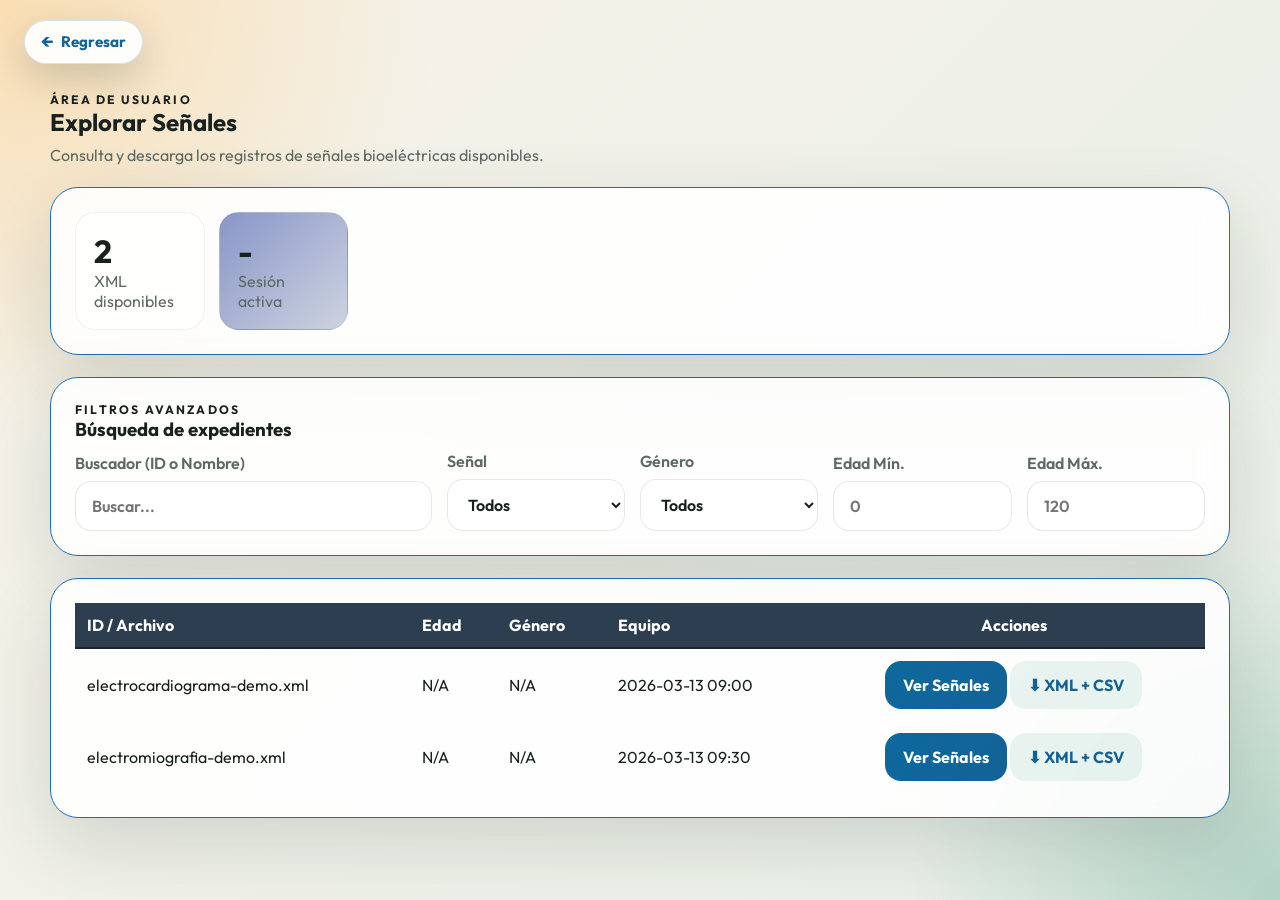
<file: pages/usuario.html>
<!DOCTYPE html>
<html lang="es">
<head>
    <meta charset="UTF-8">
    <meta name="viewport" content="width=device-width, initial-scale=1.0">
    <title>Sistema Bioeléctricas - Usuario</title>
    <link rel="preconnect" href="https://fonts.googleapis.com">
    <link rel="preconnect" href="https://fonts.gstatic.com" crossorigin>
    <link href="https://fonts.googleapis.com/css2?family=Outfit:wght@300;400;500;600;700&display=swap" rel="stylesheet">
    <link rel="manifest" href="../manifest.json">
    <link rel="stylesheet" href="../assets/css/style.css">
    <style>
        /* Ajuste para que los 5 filtros se vean bien alineados */
        .filtros-grid {
            display: grid; 
            grid-template-columns: 2fr 1fr 1fr 1fr 1fr; 
            gap: 15px; 
            margin-top: 10px;
            align-items: flex-end;
        }
        @media (max-width: 900px) {
            .filtros-grid { grid-template-columns: 1fr 1fr; }
        }
        @media (max-width: 500px) {
            .filtros-grid { grid-template-columns: 1fr; }
        }
        
        /* Etiqueta visual para indicar que la tabla está limitada */
        .limite-aviso {
            text-align: right;
            font-size: 0.85rem;
            color: #7f8c8d;
            margin-bottom: 10px;
            font-style: italic;
        }

        /* ── UABC checkbox ─────────────────────────────── */
        .uabc-check-label span:first-child { display: block; margin-bottom: 8px; }
        .uabc-checkbox-row {
            display: flex; align-items: center; gap: 10px;
            padding: 12px 14px;
            background: #f0f8ff;
            border: 1.5px solid #b6d9f7;
            border-radius: 10px;
            cursor: pointer;
            font-size: .95rem;
            font-weight: 500;
            color: #1a4a7a;
            transition: background .2s;
        }
        .uabc-checkbox-row:hover { background: #ddf0ff; }
        .uabc-checkbox-row input[type="checkbox"] {
            width: 18px; height: 18px; accent-color: #1a4a7a; cursor: pointer; flex-shrink: 0;
        }
        #wrapOtraUniversidad { transition: opacity .2s; }
        #wrapOtraUniversidad.hidden { display: none; }
    </style>
    <script src="../assets/js/offline.js"></script>
    <script src="../assets/js/xlsx.full.min.js"></script>
</head>
<body class="has-top-back">
    <a class="top-back-button" href="../index.html" aria-label="Regresar al inicio"><span aria-hidden="true">&#8592;</span> Regresar</a>
    <!-- ── MODAL ENCUESTA DE DESCARGA ── -->
    <style>
        #downloadSurveyOverlay {
            display: none;
            position: fixed;
            inset: 0;
            background: rgba(10, 25, 47, 0.65);
            backdrop-filter: blur(8px);
            -webkit-backdrop-filter: blur(8px);
            z-index: 2000;
            align-items: center;
            justify-content: center;
            padding: 16px;
            overflow: hidden;
        }
        #downloadSurveyOverlay.active {
            display: flex;
        }
        .dl-modal-box {
            background: #fff;
            border-radius: 20px;
            box-shadow: 0 24px 80px rgba(10,30,60,.28);
            width: 100%;
            max-width: 480px;
            max-height: 90vh;
            overflow-y: auto;
            overscroll-behavior: contain;
            display: flex;
            flex-direction: column;
            animation: dlFadeUp .28s cubic-bezier(.4,0,.2,1);
        }
        @keyframes dlFadeUp {
            from { opacity: 0; transform: translateY(18px) scale(.97); }
            to   { opacity: 1; transform: translateY(0) scale(1); }
        }
        .dl-modal-header {
            padding: 24px 24px 0;
            text-align: center;
            flex-shrink: 0;
        }
        .dl-modal-header .dl-icon { font-size: 2rem; margin-bottom: 6px; }
        .dl-modal-header h3 {
            margin: 0 0 6px;
            font-size: 1.15rem;
            color: #18211e;
            font-family: 'Outfit', sans-serif;
            font-weight: 700;
        }
        .dl-modal-header p {
            margin: 0 0 6px;
            font-size: .85rem;
            color: #5d6964;
            line-height: 1.5;
        }
        .dl-modal-body {
            padding: 16px 24px 24px;
            display: flex;
            flex-direction: column;
            gap: 11px;
            overflow-y: auto;
        }
        .dl-field {
            display: flex;
            flex-direction: column;
            gap: 4px;
        }
        .dl-field span {
            font-size: .85rem;
            font-weight: 600;
            color: #2c3e50;
            font-family: 'Outfit', sans-serif;
        }
        .dl-field input,
        .dl-field textarea,
        .dl-field select {
            width: 100%;
            padding: 10px 13px;
            border: 1.5px solid #dde1e7;
            border-radius: 12px;
            font-family: 'Outfit', sans-serif;
            font-size: .92rem;
            box-sizing: border-box;
            background: #f9fafb;
            outline: none;
            transition: border-color .2s;
        }
        .dl-field input:focus,
        .dl-field textarea:focus {
            border-color: #0d699e;
            background: #f0f8ff;
        }
        .dl-field textarea { resize: vertical; min-height: 72px; }
        .dl-row-2 {
            display: grid;
            grid-template-columns: 1fr 1fr;
            gap: 11px;
        }
        .dl-uabc-row {
            display: flex;
            align-items: center;
            gap: 10px;
            padding: 11px 13px;
            background: #f0f8ff;
            border: 1.5px solid #b6d9f7;
            border-radius: 12px;
            cursor: pointer;
            font-size: .9rem;
            font-weight: 500;
            color: #1a4a7a;
            font-family: 'Outfit', sans-serif;
        }
        .dl-uabc-row input[type="checkbox"] {
            width: 17px; height: 17px;
            accent-color: #1a4a7a;
            flex-shrink: 0;
            cursor: pointer;
        }
        .dl-actions {
            display: flex;
            flex-direction: column;
            gap: 8px;
            padding-top: 4px;
        }
        #dlMensaje {
            min-height: 16px;
            font-size: .82rem;
            color: #e74c3c;
            text-align: center;
            font-family: 'Outfit', sans-serif;
            margin: 0;
        }
        /* Landscape mobile */
        @media (max-height: 520px) and (orientation: landscape) {
            .dl-modal-box {
                flex-direction: row;
                max-width: 700px;
                max-height: 95vh;
                align-items: stretch;
            }
            .dl-modal-header {
                padding: 20px 18px;
                width: 200px;
                flex-shrink: 0;
                display: flex;
                flex-direction: column;
                justify-content: center;
                border-right: 1px solid #f0f0f0;
                text-align: left;
            }
            .dl-modal-header .dl-icon { font-size: 1.6rem; }
            .dl-modal-header h3 { font-size: 1rem; }
            .dl-modal-body {
                flex: 1;
                overflow-y: auto;
                padding: 16px 20px;
                gap: 9px;
            }
            .dl-row-2 { grid-template-columns: 1fr 1fr; }
        }
        /* Desktop */
        @media (min-width: 768px) {
            .dl-modal-box { max-width: 520px; border-radius: 24px; }
            .dl-modal-header { padding: 28px 28px 0; }
            .dl-modal-header h3 { font-size: 1.2rem; }
            .dl-modal-body { padding: 18px 28px 28px; gap: 13px; }
        }
        /* Prevent body scroll when modal open */
        body.dl-modal-open {
            overflow: hidden !important;
            position: fixed;
            width: 100%;
        }
    </style>

    <div id="downloadSurveyOverlay" onclick="cerrarModalDescargaSiAfuera(event)">
        <div class="dl-modal-box" onclick="event.stopPropagation()">
            <div class="dl-modal-header">
                <div class="dl-icon">&#128203;</div>
                <h3>Registro previo a la descarga</h3>
                <p>Completa el formulario para descargar. Los datos ayudan a registrar el uso de la plataforma.</p>
            </div>
            <div class="dl-modal-body">
                <div class="dl-row-2">
                    <div class="dl-field">
                        <span>Nombre completo</span>
                        <input id="dlNombre" type="text" placeholder="Tu nombre">
                    </div>
                    <div class="dl-field">
                        <span>Correo electr&#243;nico</span>
                        <input id="dlCorreo" type="email" placeholder="nombre@correo.com">
                    </div>
                </div>
                <div class="dl-row-2">
                    <div class="dl-field">
                        <span>Edad</span>
                        <input id="dlEdad" type="number" min="16" max="100" placeholder="22">
                    </div>
                    <div class="dl-field" id="dlWrapOtraUniversidad">
                        <span>Universidad</span>
                        <input id="dlUniversidad" type="text" placeholder="Nombre de tu universidad">
                    </div>
                </div>
                <div class="dl-field">
                    <label class="dl-uabc-row">
                        <input type="checkbox" id="dlCheckUABC" onchange="toggleDlUABCField()">
                        <span>Soy estudiante / docente / investigador de la UABC</span>
                    </label>
                </div>
                <div class="dl-field">
                    <span>Motivo de descarga</span>
                    <textarea id="dlMotivo" placeholder="&#191;Para qu&#233; necesitas los archivos?"></textarea>
                </div>
                <p id="dlMensaje"></p>
                <div class="dl-actions">
                    <button class="primary-button" type="button" onclick="confirmarDescargaConEncuesta()">Enviar y descargar</button>
                    <button class="ghost-button" type="button" onclick="cerrarModalDescarga()">Cancelar</button>
                </div>
            </div>
        </div>
    </div>

    <main class="app-shell">

        <section id="userView" class="user-view">
            <header class="admin-header">
                <div>
                    <p class="eyebrow">Área de usuario</p>
                    <h2>Explorar Se&#241;ales</h2>
                    <p class="hero-text">Consulta y descarga los registros de se&#241;ales bioel&#233;ctricas disponibles.</p>
                </div>
            </header>

            <section class="hero-card">
                <div class="stats-grid">
                    <article class="stat-box">
                        <span id="xmlDisponibles" class="stat-value">0</span>
                        <span class="stat-label">XML disponibles</span>
                    </article>
                    <article class="stat-box accent">
                        <span id="ultimoRegistro" class="stat-value">-</span>
                        <span class="stat-label">Sesión activa</span>
                    </article>
                </div>
            </section>

            <section class="panel">
                <div class="panel-head">
                    <div>
                        <p class="eyebrow">Filtros Avanzados</p>
                        <h3>Búsqueda de expedientes</h3>
                    </div>
                </div>
                
                <div class="filtros-grid">
                    <label class="field">
                        <span>Buscador (ID o Nombre)</span>
                        <input type="text" id="buscarGeneral" placeholder="Buscar..." onkeyup="filtrarArchivosUsuario()">
                    </label>
                    
                    <label class="field">
                        <span>Señal</span>
                        <select id="filtroTipoSenal" onchange="filtrarArchivosUsuario()">
                            <option value="todos">Todos</option>
                            <option value="ecg">ECG</option>
                            <option value="emg">EMG</option>
                            <option value="eeg">EEG</option>
                        </select>
                    </label>

                    <label class="field">
                        <span>Género</span>
                        <select id="filtroGenero" onchange="filtrarArchivosUsuario()">
                            <option value="todos">Todos</option>
                            <option value="M">Masculino (M)</option>
                            <option value="F">Femenino (F)</option>
                        </select>
                    </label>
                    
                    <label class="field">
                        <span>Edad Mín.</span>
                        <input type="number" id="filtroEdadMin" placeholder="0" min="0" max="120" onkeyup="filtrarArchivosUsuario()" onchange="filtrarArchivosUsuario()">
                    </label>

                    <label class="field">
                        <span>Edad Máx.</span>
                        <input type="number" id="filtroEdadMax" placeholder="120" min="0" max="120" onkeyup="filtrarArchivosUsuario()" onchange="filtrarArchivosUsuario()">
                    </label>
                </div>
            </section>

            <section class="panel">
                <div id="avisoLimite" class="limite-aviso">Mostrando solo los 5 archivos más recientes. Usa los filtros para ver más.</div>
                <div class="table-container" style="overflow-x: auto;">
                    <table style="width: 100%; border-collapse: collapse;">
                        <thead>
                            <tr style="background-color: #2c3e50; color: white; text-align: left;">
                                <th style="padding: 12px; border-bottom: 2px solid #1a252f;">ID / Archivo</th>
                                <th style="padding: 12px; border-bottom: 2px solid #1a252f;">Edad</th>
                                <th style="padding: 12px; border-bottom: 2px solid #1a252f;">Género</th>
                                <th style="padding: 12px; border-bottom: 2px solid #1a252f;">Equipo</th>
                                <th style="padding: 12px; border-bottom: 2px solid #1a252f; text-align: center;">Acciones</th>
                            </tr>
                        </thead>
                        <tbody id="xmlListTable">
                            </tbody>
                    </table>
                </div>
                <p id="mensajeSinResultados" style="display: none; text-align: center; padding: 20px; color: #666;">No hay archivos que coincidan con los filtros.</p>
            </section>
        </section>

    </main>

    <script src="../assets/js/script.js"></script>

    <script>

        // ── MODAL DE DESCARGA ──────────────────────────────────
        let _pendingDownloadId = null;

        function toggleDlUABCField() {
            const esUABC = document.getElementById('dlCheckUABC').checked;
            const wrap   = document.getElementById('dlWrapOtraUniversidad');
            const input  = document.getElementById('dlUniversidad');
            if (esUABC) {
                wrap.style.visibility = 'hidden';
                wrap.style.opacity = '0';
                if (input) { input.removeAttribute('required'); input.value = 'UABC'; }
            } else {
                wrap.style.visibility = '';
                wrap.style.opacity = '';
                if (input) { input.setAttribute('required', ''); if (input.value === 'UABC') input.value = ''; }
            }
        }

        function abrirModalDescarga(idArchivo) {
            _pendingDownloadId = idArchivo;
            // Limpiar campos
            ['dlNombre','dlCorreo','dlEdad','dlMotivo'].forEach(id => {
                const el = document.getElementById(id);
                if (el) el.value = '';
            });
            document.getElementById('dlCheckUABC').checked = false;
            const wrapUniv = document.getElementById('dlWrapOtraUniversidad');
            if (wrapUniv) wrapUniv.style.display = '';
            document.getElementById('dlMensaje').textContent = '';
            // Abrir modal y bloquear scroll
            document.getElementById('downloadSurveyOverlay').classList.add('active');
            document.body.classList.add('dl-modal-open');
            // Fijar posición del scroll para que no rebote en iOS
            document.body.style.top = '-' + window.scrollY + 'px';
        }

        function cerrarModalDescarga() {
            const scrollY = Math.abs(parseInt(document.body.style.top || '0'));
            document.getElementById('downloadSurveyOverlay').classList.remove('active');
            document.body.classList.remove('dl-modal-open');
            document.body.style.top = '';
            window.scrollTo(0, scrollY);
            _pendingDownloadId = null;
        }

        function cerrarModalDescargaSiAfuera(e) {
            if (e.target === document.getElementById('downloadSurveyOverlay')) {
                cerrarModalDescarga();
            }
        }

        function confirmarDescargaConEncuesta() {
            const nombre   = document.getElementById('dlNombre').value.trim();
            const correo   = document.getElementById('dlCorreo').value.trim();
            const edad     = document.getElementById('dlEdad').value.trim();
            const esUABC   = document.getElementById('dlCheckUABC').checked;
            const univ     = document.getElementById('dlUniversidad').value.trim();
            const motivo   = document.getElementById('dlMotivo').value.trim();
            const msgEl    = document.getElementById('dlMensaje');

            if (!nombre || !correo || !edad || (!esUABC && !univ) || !motivo) {
                msgEl.textContent = 'Por favor, completa todos los campos antes de descargar.';
                return;
            }

            // Guardar registro en el sistema usando la misma lógica que registrarUsuario
            try {
                const registro = {
                    id: 'usr-' + Date.now(),
                    nombre, correo, edad,
                    esUABC,
                    universidad: esUABC ? 'UABC' : univ,
                    motivo,
                    fecha: (typeof obtenerFechaActual === 'function') ? obtenerFechaActual() : new Date().toLocaleString('es-MX')
                };
                const STORAGE_KEY_USUARIOS = 'bioelectricas_usuarios';
                const usuarios = JSON.parse(localStorage.getItem(STORAGE_KEY_USUARIOS) || '[]');
                usuarios.unshift(registro);
                localStorage.setItem(STORAGE_KEY_USUARIOS, JSON.stringify(usuarios));
                localStorage.setItem('bioelectricas_sesion_usuario', JSON.stringify(registro));
            } catch(e) { console.warn('No se pudo guardar el registro:', e); }

            // Guardar el ID pendiente antes de cerrar (cerrar resetea _pendingDownloadId)
            const idParaDescargar = _pendingDownloadId;

            cerrarModalDescarga();

            // Ejecutar descarga después de que el modal se cierre
            if (idParaDescargar && typeof descargarArchivo === 'function') {
                setTimeout(function() {
                    descargarArchivo(idParaDescargar);
                }, 100);
            }
        }

        // Sobrescribir el botón de descarga del usuario para abrir el modal primero
        window._usuarioDescargarArchivo = function(idArchivo) {
            abrirModalDescarga(idArchivo);
        };

        document.addEventListener("DOMContentLoaded", () => {
            
            // 1. SECUESTRAR ACTUALIZAR PANEL PARA LAS INICIALES
            const originalActualizarPanelUsuario = typeof actualizarPanelUsuario === 'function' ? actualizarPanelUsuario : function(){};
            
            window.actualizarPanelUsuario = function() {
                originalActualizarPanelUsuario();
                
                const usuarioActual = typeof obtenerSesionUsuario === 'function' ? obtenerSesionUsuario() : null;
                const elUltimoReg = document.getElementById("ultimoRegistro");
                
                if (elUltimoReg && usuarioActual && usuarioActual.nombre) {
                    const partes = usuarioActual.nombre.trim().split(" ");
                    let iniciales = "";
                    
                    if (partes.length >= 2) {
                        iniciales = partes[0].charAt(0) + partes[1].charAt(0);
                    } else if (partes.length === 1) {
                        iniciales = partes[0].substring(0, 2);
                    }
                    
                    elUltimoReg.textContent = iniciales.toUpperCase();
                } else if (elUltimoReg) {
                    elUltimoReg.textContent = "-";
                }
            };

            // 2. FUNCIÓN PARA LIMITAR A LOS 5 MÁS RECIENTES
            window.aplicarLimiteCinco = function() {
                const filas = document.querySelectorAll("#xmlListTable tr");
                let contador = 0;
                
                filas.forEach((fila) => {
                    if (contador < 5) {
                        fila.style.display = "";
                    } else {
                        fila.style.display = "none";
                    }
                    contador++;
                });

                // Controlar los mensajes
                const msj = document.getElementById("mensajeSinResultados");
                const aviso = document.getElementById("avisoLimite");
                if(msj) msj.style.display = "none";
                if(aviso) aviso.style.display = filas.length > 5 ? "block" : "none"; // Solo muestra aviso si hay más de 5 en total
            };

            // 3. SECUESTRAR RENDERIZADO DE TABLA PARA APLICAR EL LÍMITE AUTOMÁTICAMENTE
            const originalRenderizarArchivosUsuario = typeof renderizarArchivosUsuario === 'function' ? renderizarArchivosUsuario : function(){};
            window.renderizarArchivosUsuario = function() {
                originalRenderizarArchivosUsuario();
                // Interceptar botones de descarga para que abran el modal
                setTimeout(() => {
                    document.querySelectorAll('#xmlListTable button').forEach(btn => {
                        if (btn.textContent.includes('XML') || btn.getAttribute('title')?.includes('escarga')) {
                            const orig = btn.getAttribute('onclick') || '';
                            const match = orig.match(/descargarArchivo\('([^']+)'\)/);
                            if (match) {
                                btn.setAttribute('onclick', `_usuarioDescargarArchivo('${match[1]}')`);
                            }
                        }
                    });
                    window.aplicarLimiteCinco();
                }, 60);
            };

            // 4. SOBRESCRIBIR EL FILTRADOR DE ARCHIVOS
            window.filtrarArchivosUsuario = function() {
                const busqueda = document.getElementById("buscarGeneral").value.toLowerCase();
                const tipoSenal = document.getElementById("filtroTipoSenal").value.toLowerCase();
                const genero = document.getElementById("filtroGenero").value;
                const inputEdadMin = document.getElementById("filtroEdadMin").value;
                const inputEdadMax = document.getElementById("filtroEdadMax").value;
                
                // Determinar si el usuario está usando algún filtro activamente
                const hayFiltros = busqueda !== "" || tipoSenal !== "todos" || genero !== "todos" || inputEdadMin !== "" || inputEdadMax !== "";

                const filas = document.querySelectorAll("#xmlListTable tr");
                
                if (!hayFiltros) {
                    // Si el usuario borró los filtros, regresamos al modo "Top 5"
                    window.aplicarLimiteCinco();
                    return;
                }

                // Si hay filtros, escondemos el aviso de límite porque ahora estamos buscando en toda la base
                const aviso = document.getElementById("avisoLimite");
                if(aviso) aviso.style.display = "none";

                // Valores de edad por defecto si los dejan en blanco
                const edadMin = inputEdadMin !== "" ? parseInt(inputEdadMin) : 0;
                const edadMax = inputEdadMax !== "" ? parseInt(inputEdadMax) : 999;
                
                let visibles = 0;

                filas.forEach(fila => {
                    const idNombre = fila.cells[0]?.textContent.toLowerCase() || "";
                    const fEdadStr = fila.cells[1]?.textContent || "";
                    const fGenero = fila.cells[2]?.textContent || "";

                    let coincide = true;

                    // A) Filtro Buscador General
                    if (busqueda && !idNombre.includes(busqueda)) coincide = false;

                    // B) Filtro Tipo de Señal
                    if (tipoSenal !== "todos" && !idNombre.includes(tipoSenal)) coincide = false;

                    // C) Filtro Género
                    if (genero !== "todos" && fGenero !== genero) coincide = false;
                    
                    // D) Filtro Rango de Edad Mín / Máx
                    const fEdadNum = parseInt(fEdadStr.replace(/\D/g, '')); 
                    if (!isNaN(fEdadNum)) {
                        if (fEdadNum < edadMin || fEdadNum > edadMax) {
                            coincide = false;
                        }
                    }

                    // Mostrar u ocultar la fila
                    fila.style.display = coincide ? "" : "none";
                    if (coincide) visibles++;
                });

                // Mostrar mensaje de "No hay resultados" si es necesario
                const msj = document.getElementById("mensajeSinResultados");
                if(msj) msj.style.display = (visibles === 0 && filas.length > 0) ? "block" : "none";
            };

            // Forzamos un renderizado inicial después de un pequeño retraso
            setTimeout(() => { if(typeof renderizarArchivosUsuario === 'function') window.renderizarArchivosUsuario(); }, 500);
            setTimeout(() => { if(typeof actualizarPanelUsuario === 'function') window.actualizarPanelUsuario(); }, 500);
        });
    </script>
</body>
</html>
</file>
<file: assets/css/basestyle.css>
:root {
    --primary: #1a4a8a; 
    --primary-dark: #1B4965; 
    --accent: #4d91ff;
    --text-light: #ffffff;
    --text-dark: #1a202c;
    --text-muted: #4a5568;
    --bg-light: #f7fafc;
    --radius: 16px;
    --transition: all 0.3s cubic-bezier(0.25, 0.8, 0.25, 1);
}

* {
    margin: 0;
    padding: 0;
    box-sizing: border-box;
}

html {
    scroll-behavior: smooth;
}

body {
    font-family: 'Outfit', sans-serif;
    background-color: var(--bg-light);
    color: var(--text-dark);
    line-height: 1.6;
    overflow-x: hidden;
}

body.menu-open {
    overflow: hidden;
}

.navbar {
    position: fixed;
    top: 15px;
    left: 50%;
    transform: translateX(-50%);
    width: calc(100% - 2rem);
    max-width: 95%;
    display: flex;
    justify-content: space-between;
    align-items: center;
    padding: 0.8rem 1.5rem;
    background: rgba(27, 73, 101, 0.92); 
    backdrop-filter: blur(20px);
    border-radius: 100px;
    z-index: 1000;
    border: 1px solid rgba(255,255,255,0.15);
    box-shadow: 0 8px 32px rgba(0, 0, 0, 0.1), inset 0 1px 1px rgba(255,255,255,0.2);
}

.top-back-button {
    position: fixed;
    top: 92px;
    left: 24px;
    z-index: 1001;
    display: inline-flex;
    align-items: center;
    gap: 8px;
    min-height: 44px;
    padding: 10px 16px;
    border-radius: 999px;
    background: rgba(255, 255, 255, 0.94);
    color: var(--primary-dark);
    border: 1px solid rgba(27, 73, 101, 0.16);
    box-shadow: 0 12px 30px rgba(13, 27, 42, 0.18);
    font-size: 0.95rem;
    font-weight: 700;
    text-decoration: none;
    line-height: 1;
    -webkit-tap-highlight-color: transparent;
    touch-action: manipulation;
}

.top-back-button:hover,
.top-back-button:focus-visible {
    background: #ffffff;
    color: var(--accent);
    transform: translateY(-2px);
    outline: none;
}

.top-back-button span {
    font-size: 1.15rem;
    line-height: 1;
}

@media (min-width: 769px) {
    .navbar {
        padding: 0.8rem 2rem;
        max-width: 90%;
    }
}

@media (min-width: 1024px) {
    .navbar {
        top: 20px;
        padding: 0.9rem 2.5rem;
        max-width: 85%;
    }
}

.nav-brand {
    display: flex;
    align-items: center;
    gap: 10px;
    min-width: auto;
}

.logo-text {
    color: var(--text-light);
    font-size: 1.3rem;
    font-weight: 700;
    letter-spacing: -0.5px;
}

@media (min-width: 768px) {
    .logo-text {
        font-size: 1.4rem;
    }
}

@media (min-width: 1024px) {
    .logo-text {
        font-size: 1.5rem;
    }
}

.logo-badge {
    background: linear-gradient(135deg, var(--accent), #6ba3ff);
    color: white;
    padding: 4px 10px;
    border-radius: 8px;
    font-size: 0.65rem;
    font-weight: 700;
    letter-spacing: 0.5px;
    box-shadow: 0 4px 15px rgba(77, 145, 255, 0.3);
}

@media (min-width: 768px) {
    .logo-badge {
        font-size: 0.75rem;
        padding: 5px 12px;
    }
}

.nav-toggle {
    display: none;
    flex-direction: column;
    background: none;
    border: none;
    cursor: pointer;
    padding: 8px;
    z-index: 1001;
    gap: 5px;
}

.nav-toggle span {
    width: 24px;
    height: 2.5px;
    background: var(--text-light);
    transition: var(--transition);
    border-radius: 2px;
}

.nav-toggle[aria-expanded="true"] span:nth-child(1) {
    transform: rotate(45deg) translate(10px, 10px);
}

.nav-toggle[aria-expanded="true"] span:nth-child(2) {
    opacity: 0;
}

.nav-toggle[aria-expanded="true"] span:nth-child(3) {
    transform: rotate(-45deg) translate(7px, -7px);
}

@media (max-width: 768px) {
    .top-back-button {
        top: 84px;
        left: 16px;
        padding: 10px 14px;
        font-size: 0.88rem;
    }

    .nav-toggle {
        display: flex;
    }
}

.nav-links {
    display: flex;
    gap: 2rem;
    align-items: center;
}

@media (max-width: 768px) {
    .nav-links {
        position: fixed;
        top: 80px;
        left: 1rem;
        right: 1rem;
        flex-direction: column;
        background: rgba(27, 73, 101, 0.98);
        padding: 1.5rem;
        gap: 1rem;
        justify-content: flex-start;
        border-radius: 30px;
        transform: translateY(-20px);
        opacity: 0;
        visibility: hidden;
        transition: all 0.3s ease;
        z-index: 999;
        box-shadow: 0 10px 40px rgba(0, 0, 0, 0.2);
    }

    .nav-links.is-open {
        transform: translateY(0);
        opacity: 1;
        visibility: visible;
    }
}

.nav-backdrop {
    display: none;
    position: fixed;
    top: 0;
    left: 0;
    right: 0;
    bottom: 0;
    background: rgba(0, 0, 0, 0.3);
    z-index: 998;
    opacity: 0;
    pointer-events: none;
    transition: opacity 0.3s ease;
}

@media (max-width: 768px) {
    .nav-backdrop {
        display: block;
    }

    .nav-backdrop.is-visible {
        opacity: 1;
        pointer-events: auto;
    }
}

.nav-links a {
    color: var(--text-light);
    text-decoration: none;
    font-weight: 500;
    transition: var(--transition);
    padding: 0.5rem 0;
    position: relative;
}

.nav-links a::after {
    content: '';
    position: absolute;
    bottom: 0;
    left: 0;
    width: 0;
    height: 2px;
    background: var(--accent);
    transition: width 0.3s ease;
}

.nav-links a:hover::after {
    width: 100%;
}

@media (min-width: 769px) {
    .nav-links a {
        padding: 0.5rem 0;
    }
}

.nav-links a:hover {
    color: var(--accent);
}

.btn-outline {
    border: 1.5px solid rgba(255,255,255,0.6);
    padding: 8px 18px;
    border-radius: 50px;
    display: inline-block;
    transition: var(--transition);
    background: transparent;
    -webkit-tap-highlight-color: transparent;
    touch-action: manipulation;
}

.btn-outline:hover {
    background: var(--accent);
    color: white !important;
    border-color: var(--accent);
    transform: translateY(-2px);
}

.hero-section {
    position: relative;
    min-height: 100vh;
    height: auto;
    display: flex;
    align-items: center;
    justify-content: center;
    text-align: center;
    background-image: url('https://images.unsplash.com/photo-1551076805-e1869033e561?q=80&w=2000&auto=format&fit=crop'); 
    background-size: cover;
    background-position: center;
    background-attachment: fixed; 
    padding-top: 40px;
}

@media (max-width: 768px) {
    .hero-section {
        min-height: 80vh;
        padding-top: 30px;
        background-attachment: scroll;
    }
}

.hero-overlay {
    position: absolute;
    top: 0; left: 0; right: 0; bottom: 0;
    background: linear-gradient(135deg, rgba(27, 73, 101, 0.9) 0%, rgba(26, 74, 138, 0.6) 100%);
    pointer-events: none;
}

.hero-content {
    position: relative;
    z-index: 1;
    max-width: 800px;
    padding: 2rem;
    color: var(--text-light);
    animation: fadeUp 1s ease;
}

@media (max-width: 768px) {
    .hero-content {
        padding: 1.5rem;
    }
}

.hero-content h1 {
    font-size: 2.5rem;
    line-height: 1.2;
    margin-bottom: 20px;
    text-shadow: 0 4px 20px rgba(0,0,0,0.3);
}

@media (min-width: 768px) {
    .hero-content h1 {
        font-size: 3rem;
    }
}

@media (min-width: 1024px) {
    .hero-content h1 {
        font-size: 3.5rem;
    }
}

.hero-content p {
    font-size: 1rem;
    margin-bottom: 30px;
    opacity: 0.9;
}

@media (min-width: 768px) {
    .hero-content p {
        font-size: 1.2rem;
    }
}

.hero-actions { 
    display: flex; 
    gap: 15px; 
    justify-content: center; 
    flex-wrap: wrap;
}

@media (max-width: 600px) {
    .hero-actions {
        flex-direction: column;
        gap: 10px;
        align-items: center;
    }
}

.btn-primary, .btn-glass {
    padding: 12px 24px;
    border-radius: 50px;
    text-decoration: none;
    font-weight: 600;
    transition: var(--transition);
    font-size: 0.95rem;
    display: inline-block;
    position: relative;
    z-index: 2;
    cursor: pointer;
    -webkit-tap-highlight-color: transparent;
    touch-action: manipulation;
}

@media (min-width: 768px) {
    .btn-primary, .btn-glass {
        padding: 14px 32px;
        font-size: 1rem;
    }
}

.btn-primary {
    background: var(--accent);
    color: white;
    box-shadow: 0 10px 20px rgba(77, 145, 255, 0.3);
}

.btn-primary:hover {
    transform: translateY(-3px);
    box-shadow: 0 15px 25px rgba(77, 145, 255, 0.4);
}

.btn-primary:active {
    transform: translateY(-1px);
}

.btn-glass {
    background: rgba(255, 255, 255, 0.1);
    backdrop-filter: blur(10px);
    border: 1px solid rgba(255, 255, 255, 0.2);
    color: white;
}

.btn-glass:hover { 
    background: rgba(255, 255, 255, 0.2); 
    transform: translateY(-3px); 
}

.btn-secondary {
    background: rgba(255, 255, 255, 0.1);
    backdrop-filter: blur(10px);
    border: 1px solid rgba(255, 255, 255, 0.2);
    color: white;
    padding: 12px 24px;
    border-radius: 50px;
    text-decoration: none;
    font-weight: 600;
    transition: var(--transition);
    display: inline-block;
    position: relative;
    z-index: 2;
    cursor: pointer;
    -webkit-tap-highlight-color: transparent;
    touch-action: manipulation;
}

.btn-secondary:hover {
    background: rgba(255, 255, 255, 0.2);
    transform: translateY(-3px);
}

.hero-highlights {
    display: flex;
    gap: 20px;
    justify-content: center;
    margin-top: 40px;
    flex-wrap: wrap;
}

.hero-highlights span {
    padding: 10px 20px;
    background: rgba(255, 255, 255, 0.1);
    border: 1px solid rgba(255, 255, 255, 0.2);
    border-radius: 50px;
    font-size: 0.9rem;
    font-weight: 600;
    backdrop-filter: blur(10px);
}

.quick-stats {
    padding: 3rem 2rem;
    background: white;
}

@media (min-width: 768px) {
    .quick-stats {
        padding: 4rem 2rem;
    }
}

@media (min-width: 1024px) {
    .quick-stats {
        padding: 6rem 2rem;
    }
}

.quick-stats-grid {
    max-width: 1100px;
    margin: 0 auto;
    display: grid;
    grid-template-columns: 1fr;
    gap: 2rem;
}

@media (min-width: 768px) {
    .quick-stats-grid {
        grid-template-columns: repeat(3, 1fr);
        gap: 2rem;
    }
}

.quick-stat {
    text-align: center;
    padding: 1.5rem;
}

@media (min-width: 768px) {
    .quick-stat {
        padding: 2rem;
    }
}

.quick-stat strong {
    display: block;
    color: var(--primary);
    font-size: 1.2rem;
    margin-bottom: 10px;
}

@media (min-width: 768px) {
    .quick-stat strong {
        font-size: 1.3rem;
    }
}

.quick-stat span {
    color: var(--text-muted);
    font-size: 0.95rem;
    line-height: 1.5;
}

.about-section {
    padding: 3rem 2rem;
    background: white;
}

@media (min-width: 768px) {
    .about-section {
        padding: 6rem 2rem;
    }
}

.about-container {
    max-width: 1100px;
    margin: 0 auto;
    display: grid;
    grid-template-columns: 1fr;
    gap: 2rem;
    align-items: center;
}

@media (min-width: 768px) {
    .about-container {
        grid-template-columns: 1fr 1fr;
        gap: 3rem;
    }
}

@media (min-width: 1024px) {
    .about-container {
        gap: 4rem;
    }
}

.eyebrow {
    color: var(--accent);
    text-transform: uppercase;
    letter-spacing: 2px;
    font-size: 0.75rem;
    font-weight: 700;
    margin-bottom: 10px;
}

@media (min-width: 768px) {
    .eyebrow {
        font-size: 0.8rem;
    }
}

.about-text h2 {
    font-size: 2rem;
    color: var(--primary);
    margin-bottom: 20px;
}

@media (min-width: 768px) {
    .about-text h2 {
        font-size: 2.5rem;
    }
}

.about-text p {
    color: var(--text-muted);
    margin-bottom: 15px;
    font-size: 0.95rem;
    line-height: 1.8;
}

@media (min-width: 768px) {
    .about-text p {
        font-size: 1.1rem;
    }
}

.about-actions {
    display: flex;
    gap: 15px;
    margin-top: 30px;
    flex-wrap: wrap;
}

@media (max-width: 600px) {
    .about-actions {
        flex-direction: column;
        align-items: flex-start;
    }
}

.about-image-card {
    height: 300px;
    border-radius: var(--radius);
    background-image: url('assets/images/laboratorio.jpg');
    background-size: cover;
    background-position: center;
    box-shadow: 0 20px 40px rgba(27, 73, 101, 0.15);
    overflow: hidden;
}

@media (min-width: 768px) {
    .about-image-card {
        height: 350px;
    }
}

@media (min-width: 1024px) {
    .about-image-card {
        height: 400px;
    }
}

.about-image-overlay {
    width: 100%;
    height: 100%;
    background: linear-gradient(135deg, rgba(27, 73, 101, 0.8) 0%, rgba(26, 74, 138, 0.6) 100%);
    display: flex;
    flex-direction: column;
    justify-content: flex-end;
    padding: 2rem;
    color: white;
    text-align: left;
}

.about-image-overlay h3 {
    font-size: 1.3rem;
    margin: 10px 0;
    line-height: 1.3;
}

@media (min-width: 768px) {
    .about-image-overlay h3 {
        font-size: 1.5rem;
    }
}

.about-image-overlay p {
    font-size: 0.9rem;
    opacity: 0.95;
    margin-top: 10px;
}

.features-section {
    padding: 3rem 2rem;
    max-width: 1200px;
    margin: 0 auto;
}

@media (min-width: 768px) {
    .features-section {
        padding: 4rem 2rem;
    }
}

@media (min-width: 1024px) {
    .features-section {
        padding: 6rem 2rem;
    }
}

.features-header {
    text-align: center;
    margin-bottom: 3rem;
}

@media (min-width: 768px) {
    .features-header {
        margin-bottom: 4rem;
    }
}

.features-header h2 {
    font-size: 2rem;
    color: var(--primary-dark);
    margin: 15px 0;
}

@media (min-width: 768px) {
    .features-header h2 {
        font-size: 2.5rem;
    }
}

.features-header p {
    color: var(--text-muted);
    font-size: 0.95rem;
}

@media (min-width: 768px) {
    .features-header p {
        font-size: 1rem;
    }
}

.cards-grid {
    display: grid;
    grid-template-columns: 1fr;
    gap: 2rem;
}

@media (min-width: 600px) {
    .cards-grid {
        grid-template-columns: repeat(2, 1fr);
    }
}

@media (min-width: 1024px) {
    .cards-grid {
        grid-template-columns: repeat(4, 1fr);
        gap: 2.5rem;
    }
}

@media (min-width: 1200px) {
    .cards-grid {
        gap: 3rem;
    }
}

.feature-card {
    position: relative;
    height: 300px;
    border-radius: var(--radius);
    overflow: hidden;
    cursor: pointer;
    box-shadow: 0 10px 30px rgba(0,0,0,0.08);
    transition: var(--transition);
}

@media (min-width: 768px) {
    .feature-card {
        height: 350px;
    }
}

.feature-card:hover {
    transform: translateY(-10px);
    box-shadow: 0 20px 40px rgba(26, 74, 138, 0.2);
}

.card-ecg { background: url('https://images.unsplash.com/photo-1530497610245-94d3c16cda28?q=80&w=600&auto=format&fit=crop') center/cover; }
.card-protocol { background: url('https://images.unsplash.com/photo-1581091226825-a6a2a5aee158?q=80&w=600&auto=format&fit=crop') center/cover; }
.card-team { background: url('https://images.unsplash.com/photo-1582213782179-e0d53f98f2ca?q=80&w=600&auto=format&fit=crop') center/cover; }
.card-contact { background: url('https://images.unsplash.com/photo-1516321318423-f06f85e504b3?q=80&w=600&auto=format&fit=crop') center/cover; }

.card-content {
    position: absolute;
    bottom: 0; left: 0; right: 0;
    padding: 1.5rem;
    background: linear-gradient(to top, rgba(27, 73, 101, 1) 0%, rgba(27, 73, 101, 0.8) 50%, transparent 100%);
    color: white;
    height: 100%;
    display: flex;
    flex-direction: column;
    justify-content: flex-end;
    transition: var(--transition);
}

@media (min-width: 768px) {
    .card-content {
        padding: 2rem;
    }
}

.feature-card:hover .card-content {
    background: linear-gradient(to top, rgba(27, 73, 101, 1) 0%, rgba(27, 73, 101, 0.9) 70%, rgba(27, 73, 101, 0.4) 100%);
}

.card-content h3 { 
    font-size: 1.3rem; 
    margin-bottom: 10px; 
}
/* ── Card title divider (uniform across all cards) ─────────── */
.card-divider {
    border: none;
    border-top: 2px solid rgba(255, 255, 255, 0.35);
    margin: 10px 0 14px;
    width: 40px;
}


@media (min-width: 768px) {
    .card-content h3 {
        font-size: 1.5rem;
    }
}

.card-content p { 
    font-size: 0.85rem;
    opacity: 0.9; 
    margin-bottom: 15px; 
    line-height: 1.5;
}

@media (min-width: 768px) {
    .card-content p {
        font-size: 0.95rem;
    }
}

.card-link {
    color: var(--accent);
    text-decoration: none;
    font-weight: 700;
    text-transform: uppercase;
    font-size: 0.8rem;
    letter-spacing: 1px;
    transition: var(--transition);
}

@media (min-width: 768px) {
    .card-link {
        font-size: 0.85rem;
    }
}

.card-link:hover { 
    color: white; 
}

.site-footer {
    background-color: var(--primary-dark);
    color: rgba(255,255,255,0.7);
    padding: 2rem;
    font-size: 0.85rem;
}

@media (min-width: 768px) {
    .site-footer {
        padding: 3rem 2rem;
    }
}

.footer-content {
    width: min(1100px, 100%);
    margin: 0 auto;
    display: flex;
    align-items: center;
    justify-content: space-between;
    gap: 1rem;
}

@media (max-width: 768px) {
    .footer-content {
        flex-direction: column;
        text-align: center;
        gap: 1rem;
    }
}

.footer-content p {
    font-size: 0.85rem;
}

@media (min-width: 768px) {
    .footer-content p {
        font-size: 0.9rem;
    }
}

.footer-admin-link {
    color: rgba(255,255,255,0.58);
    text-decoration: none;
    font-size: 0.8rem;
    letter-spacing: 0.04em;
    transition: var(--transition);
    white-space: nowrap;
}

.footer-admin-link:hover {
    color: rgba(255,255,255,0.9);
}

/* Animaciones */
@keyframes fadeUp {
    from {
        opacity: 0;
        transform: translateY(30px);
    }
    to {
        opacity: 1;
        transform: translateY(0);
    }
}

/* Scroll padding para navegación fija */
html {
    scroll-padding-top: 120px;
}

@media (max-width: 768px) {
    html {
        scroll-padding-top: 100px;
    }
}

/* Estilos de accesibilidad */
@media (prefers-reduced-motion: reduce) {
    * {
        animation: none !important;
        transition: none !important;
    }
}

/* ── Límite notice (XML table + encuestas) ─────────────────── */
.limite-aviso {
    font-size: .8rem;
    color: #888;
    background: #f8f9fa;
    border: 1px solid #e0e0e0;
    border-radius: 6px;
    padding: 6px 12px;
    display: inline-block;
}
</file>
<file: assets/css/contacto.css>
.responsable-section {
    background: #f4f6f9;
    padding: 80px 24px;
}

.responsable-container {
    max-width: 960px;
    margin: 0 auto;
}

/* Encabezado de sección */
.section-header {
    text-align: center;
    margin-bottom: 52px;
}

.section-header .eyebrow {
    font-family: 'Outfit', sans-serif;
    font-size: 11px;
    font-weight: 600;
    letter-spacing: 2.5px;
    text-transform: uppercase;
    color: #1a6eb5;
    margin: 0 0 10px;
}

.section-header h2 {
    font-family: 'Outfit', sans-serif;
    font-size: 2rem;
    font-weight: 700;
    color: #0d1b2a;
    margin: 0 0 14px;
}

.section-header p {
    font-family: 'Outfit', sans-serif;
    font-size: 1rem;
    color: #5a6478;
    max-width: 560px;
    margin: 0 auto;
    line-height: 1.7;
}

/* Tarjeta principal */
.responsable-card {
    display: grid;
    grid-template-columns: 320px 1fr;
    background: #ffffff;
    border-radius: 20px;
    overflow: hidden;
    box-shadow: 0 8px 40px rgba(0, 0, 0, 0.09), 0 1px 4px rgba(0,0,0,0.05);
}

/* Panel izquierdo — foto + badge */
.responsable-foto {
    position: relative;
    background-image: url('https://cdn-icons-png.flaticon.com/512/847/847969.png');
    background-size: contain;
    background-repeat: no-repeat;
    background-position: center;
    background-color: #f2f2f2;
    min-height: 480px;
}

.responsable-foto-overlay {
    position: absolute;
    inset: 0;
    background: linear-gradient(
        to bottom,
        rgba(10, 30, 60, 0.10) 0%,
        rgba(10, 30, 60, 0.55) 100%
    );
}

.responsable-foto-badge {
    position: absolute;
    bottom: 22px;
    left: 50%;
    transform: translateX(-50%);
    background: rgba(255,255,255,0.15);
    backdrop-filter: blur(10px);
    -webkit-backdrop-filter: blur(10px);
    border: 1px solid rgba(255,255,255,0.30);
    color: #ffffff;
    font-family: 'Outfit', sans-serif;
    font-size: 11.5px;
    font-weight: 600;
    letter-spacing: 1.8px;
    text-transform: uppercase;
    padding: 8px 20px;
    border-radius: 40px;
    white-space: nowrap;
}

/* Panel derecho — info */
.responsable-info {
    padding: 44px 44px 40px;
    display: flex;
    flex-direction: column;
}

.responsable-info .eyebrow {
    font-family: 'Outfit', sans-serif;
    font-size: 11px;
    font-weight: 600;
    letter-spacing: 2px;
    text-transform: uppercase;
    color: #1a6eb5;
    margin: 0 0 8px;
}

.responsable-info h3 {
    font-family: 'Outfit', sans-serif;
    font-size: 1.75rem;
    font-weight: 700;
    color: #0d1b2a;
    margin: 0 0 6px;
    line-height: 1.2;
}

.responsable-info .cargo {
    font-family: 'Outfit', sans-serif;
    font-size: 0.95rem;
    color: #5a6478;
    margin: 0 0 32px;
}

/* Separador decorativo */
.info-divider {
    width: 48px;
    height: 3px;
    background: linear-gradient(90deg, #1a6eb5, #4da3e0);
    border-radius: 2px;
    margin-bottom: 28px;
}

/* Lista de contacto */
.contact-list {
    display: flex;
    flex-direction: column;
    gap: 0;
    margin-bottom: 36px;
    border: 1px solid #e8edf3;
    border-radius: 12px;
    overflow: hidden;
}

.contact-row {
    display: flex;
    align-items: center;
    gap: 14px;
    padding: 14px 18px;
    border-bottom: 1px solid #e8edf3;
    transition: background 0.18s ease;
}

.contact-row:last-child {
    border-bottom: none;
}

.contact-row:hover {
    background: #f7faff;
}

.contact-row-icon {
    width: 36px;
    height: 36px;
    background: #eaf2fc;
    border-radius: 10px;
    display: flex;
    align-items: center;
    justify-content: center;
    font-size: 15px;
    flex-shrink: 0;
}

.contact-row-text {
    display: flex;
    flex-direction: column;
    gap: 1px;
}

.contact-row-text span {
    font-family: 'Outfit', sans-serif;
    font-size: 11px;
    font-weight: 600;
    letter-spacing: 1px;
    text-transform: uppercase;
    color: #8a96a8;
}

.contact-row-text a,
.contact-row-text p {
    font-family: 'Outfit', sans-serif;
    font-size: 0.9rem;
    color: #1a6eb5;
    text-decoration: none;
    margin: 0;
}

.contact-row-text p {
    color: #2d3748;
}

.contact-row-text a:hover {
    text-decoration: underline;
}

/* Botones de acción */
.responsable-actions {
    display: flex;
    gap: 10px;
    flex-wrap: wrap;
    margin-top: auto;
}

.btn-primary-sm {
    display: inline-flex;
    align-items: center;
    gap: 7px;
    padding: 10px 22px;
    background: #1a6eb5;
    color: #ffffff !important;
    font-family: 'Outfit', sans-serif;
    font-size: 0.875rem;
    font-weight: 600;
    border-radius: 10px;
    text-decoration: none;
    transition: background 0.18s ease, transform 0.15s ease;
}

.btn-primary-sm:hover {
    background: #155fa0;
    transform: translateY(-1px);
}

.btn-ghost-sm {
    display: inline-flex;
    align-items: center;
    gap: 7px;
    padding: 10px 20px;
    background: #f0f4f9;
    color: #2d3748 !important;
    font-family: 'Outfit', sans-serif;
    font-size: 0.875rem;
    font-weight: 600;
    border-radius: 10px;
    text-decoration: none;
    border: 1px solid #dde4ef;
    transition: background 0.18s ease, transform 0.15s ease;
}

.btn-ghost-sm:hover {
    background: #e2eaf5;
    transform: translateY(-1px);
}

/* ── RESPONSIVE ── */
@media (max-width: 768px) {
    .responsable-card {
        grid-template-columns: 1fr;
    }

    .responsable-foto {
        min-height: 280px;
    }

    .responsable-info {
        padding: 30px 24px;
    }

    .responsable-actions {
        flex-direction: column;
        
    }

    .btn-primary-sm,
    .btn-ghost-sm {
        justify-content: center;
        
}
</file>
<file: assets/css/style.css>
:root {
    --bg: #447ac1;
    --bg-deep: #0c5c95;
    --panel: rgba(255, 255, 255, 0.88);
    --panel-strong: #ffffff;
    --text: #18211e;
    --muted: #5d6964;
    --line: rgba(24, 33, 30, 0.1);
    --primary: #0d699e;
    --primary-dark: #136296;
    --accent: #4d91ff;
    --danger: #c63f3f;
    --success: #207a57;
    --shadow: 0 24px 70px rgba(18, 39, 34, 0.14);
}

* {
    box-sizing: border-box;
}

html {
    scroll-behavior: smooth;
}

body {
    margin: 0;
    min-height: 100vh;
    font-family: "Outfit", sans-serif;
    color: var(--text);
    background:
        radial-gradient(circle at top left, rgba(255, 184, 77, 0.35), transparent 28%),
        radial-gradient(circle at bottom right, rgba(12, 122, 92, 0.24), transparent 24%),
        linear-gradient(135deg, #f7f2e9 0%, #e7efe7 100%);
}

.app-shell {
    width: min(1180px, calc(100% - 32px));
    margin: 0 auto;
    padding: 32px 0 56px;
}

body.has-top-back .app-shell {
    padding-top: 92px;
}

.top-back-button {
    position: fixed;
    top: 20px;
    left: 24px;
    z-index: 1200;
    display: inline-flex;
    align-items: center;
    gap: 8px;
    min-height: 44px;
    padding: 10px 16px;
    border: 1px solid rgba(13, 105, 158, 0.18);
    border-radius: 999px;
    background: rgba(255, 255, 255, 0.92);
    color: var(--primary-dark);
    box-shadow: 0 14px 36px rgba(18, 39, 34, 0.18);
    font: inherit;
    font-size: 0.95rem;
    font-weight: 700;
    line-height: 1;
    text-decoration: none;
    cursor: pointer;
}

.top-back-button:hover,
.top-back-button:focus-visible {
    background: #ffffff;
    color: var(--primary);
    transform: translateY(-2px);
    outline: none;
}

.top-back-button span {
    font-size: 1.15rem;
    line-height: 1;
}

.home-view,
.login-view,
.survey-view,
.user-view,
.admin-view {
    animation: fadeUp 0.5s ease;
}

.login-panel,
.hero-card,
.panel {
    background: var(--panel);
    backdrop-filter: blur(14px);
    border: 1px solid rgb(31, 107, 174);
    border-radius: 28px;
    box-shadow: var(--shadow);
}

.login-panel {
    min-height: calc(100vh - 88px);
    display: grid;
    grid-template-columns: 1.1fr 0.9fr;
    overflow: hidden;
}

.admin-login-panel {
    min-height: auto;
}

.login-copy {
    padding: 56px;
    color: #f5f7f1;
    display: flex;
    flex-direction: column;
    justify-content: center;
    gap: 20px;
    background:
        linear-gradient(rgba(59, 132, 184, 0.72), rgba(135, 181, 219, 0.72)),
        url("assets/images/doctorimage.jpg");
    background-size: cover;
    background-position: center;
    background-repeat: no-repeat;
}

.login-copy h1,
.access-option h2,
.admin-header h2,
.panel-head h3,
.panel-head h2,
.hero-card h3 {
    margin: 0;
}

.eyebrow {
    margin: 0;
    letter-spacing: 0.18em;
    text-transform: uppercase;
    font-size: 0.76rem;
    font-weight: 700;
}

.login-copy .eyebrow {
    color: rgba(255, 255, 255, 0.72);
}

.login-copy p,
.access-option p {
    margin: 0;
    line-height: 1.6;
}

.login-copy p {
    max-width: 520px;
    color: rgba(245, 247, 241, 0.84);
}

.login-hint {
    display: flex;
    gap: 14px;
    flex-wrap: wrap;
}

.login-hint span {
    padding: 10px 14px;
    border-radius: 999px;
    background: rgba(255, 255, 255, 0.1);
    border: 1px solid rgba(255, 255, 255, 0.12);
}

.access-card,
.login-form {
    padding: 56px;
    display: flex;
    flex-direction: column;
    justify-content: center;
    gap: 18px;
}

.access-card {
    gap: 20px;
}

.access-option {
    padding: 24px;
    border-radius: 24px;
    background: rgba(255, 255, 255, 0.86);
    border: 1px solid rgba(24, 33, 30, 0.08);
    display: flex;
    flex-direction: column;
    gap: 12px;
}

.field {
    display: flex;
    flex-direction: column;
    gap: 8px;
    font-weight: 600;
}

.field-full {
    grid-column: 1 / -1;
}

.field span {
    color: var(--muted);
}

.field input,
.field select,
.field textarea {
    width: 100%;
    padding: 14px 16px;
    border-radius: 16px;
    border: 1px solid var(--line);
    background: rgba(255, 255, 255, 0.92);
    color: var(--text);
    font: inherit;
    outline: none;
    transition: border-color 0.2s ease, transform 0.2s ease, box-shadow 0.2s ease;
    resize: vertical;
}

.field input:focus,
.field select:focus,
.field textarea:focus {
    border-color: rgba(12, 122, 92, 0.5);
    box-shadow: 0 0 0 4px rgba(12, 122, 92, 0.12);
}

.primary-button,
.ghost-button {
    border: 0;
    border-radius: 16px;
    padding: 14px 18px;
    font: inherit;
    font-weight: 700;
    cursor: pointer;
    transition: transform 0.2s ease, opacity 0.2s ease, background 0.2s ease;
}

.primary-button {
    color: #fff;
    background: linear-gradient(135deg, var(--primary) 0%, var(--primary-dark) 100%);
}

.ghost-button {
    background: rgba(12, 122, 92, 0.08);
    color: var(--primary-dark);
}

.primary-button:hover,
.ghost-button:hover {
    transform: translateY(-1px);
}

.form-message {
    min-height: 24px;
    margin: 0;
    color: var(--danger);
    font-weight: 600;
}

.success-message {
    color: var(--success);
}

.survey-panel,
.admin-view,
.user-view {
    display: flex;
    flex-direction: column;
    gap: 22px;
}

.survey-form,
.upload-form {
    display: grid;
    grid-template-columns: repeat(2, minmax(0, 1fr));
    gap: 18px;
    margin-top: 20px;
}

.admin-header,
.panel-head,
.persona-top,
.hero-card,
.header-actions,
.file-actions {
    display: flex;
    align-items: center;
    justify-content: space-between;
    gap: 16px;
}

.hero-card,
.panel {
    padding: 24px;
}

.hero-text,
.result-note {
    margin: 8px 0 0;
    color: var(--muted);
}

.stats-grid {
    display: grid;
    grid-template-columns: repeat(4, minmax(120px, 1fr));
    gap: 14px;
    width: min(560px, 100%);
}

.stat-box {
    padding: 18px;
    border-radius: 20px;
    background: rgba(255, 255, 255, 0.72);
    border: 1px solid rgba(24, 33, 30, 0.06);
}

.stat-box.accent {
    background: linear-gradient(135deg, #8996c8 0%, #b1bacea2 100%);
}

.stat-value {
    display: block;
    font-size: 2rem;
    font-weight: 700;
}

.stat-label,
.card-label {
    color: var(--muted);
}

.filtros,
.people-grid,
.file-grid,
.registry-grid {
    display: grid;
    gap: 16px;
}

.filtros {
    grid-template-columns: repeat(5, minmax(0, 1fr));
    margin-top: 20px;
}

.people-grid {
    grid-template-columns: repeat(3, minmax(0, 1fr));
    margin-top: 20px;
}

.file-grid,
.registry-grid {
    grid-template-columns: repeat(2, minmax(0, 1fr));
    margin-top: 20px;
}

.persona,
.file-card,
.registry-card {
    padding: 20px;
    border-radius: 24px;
    background: var(--panel-strong);
    border: 1px solid rgba(24, 33, 30, 0.08);
    box-shadow: 0 12px 30px rgba(18, 39, 34, 0.08);
}

.persona h4,
.persona p,
.file-card h4,
.file-card p,
.registry-card h4,
.registry-card p {
    margin: 0;
}

.persona h4,
.file-card h4,
.registry-card h4 {
    font-size: 1.12rem;
}

.persona p + p,
.file-card p + p,
.registry-card p + p {
    margin-top: 10px;
    color: var(--muted);
}

.registry-reason {
    margin-top: 12px !important;
    color: var(--text) !important;
}

.blood-pill,
.file-tag {
    padding: 8px 12px;
    border-radius: 999px;
    background: rgba(12, 122, 92, 0.12);
    color: var(--primary-dark);
    font-weight: 700;
    width: fit-content;
}

.file-actions {
    justify-content: flex-start;
    margin-top: 16px;
    flex-wrap: wrap;
}

.xml-preview {
    margin: 16px 0 0;
    padding: 16px;
    border-radius: 18px;
    background: #13212c;
    color: #dce6ef;
    overflow-x: auto;
    white-space: pre-wrap;
    word-break: break-word;
    font-size: 0.9rem;
}

.empty-state {
    margin: 0;
    padding: 24px;
    border-radius: 24px;
    background: rgba(255, 255, 255, 0.7);
    color: var(--muted);
}

.oculto {
    display: none !important;
}

@keyframes fadeUp {
    from {
        opacity: 0;
        transform: translateY(20px);
    }
    to {
        opacity: 1;
        transform: translateY(0);
    }
}

@media (max-width: 980px) {
    .login-panel,
    .hero-card,
    .admin-header,
    .panel-head {
        grid-template-columns: 1fr;
        flex-direction: column;
        align-items: flex-start;
    }

    .stats-grid,
    .filtros,
    .people-grid,
    .file-grid,
    .registry-grid,
    .survey-form,
    .upload-form {
        grid-template-columns: repeat(2, minmax(0, 1fr));
    }
}

@media (max-width: 640px) {
    .app-shell {
        width: min(100% - 20px, 1180px);
        padding: 20px 0 40px;
    }

    body.has-top-back .app-shell {
        padding-top: 82px;
    }

    .top-back-button {
        top: 14px;
        left: 12px;
        padding: 10px 14px;
        font-size: 0.88rem;
    }

    .login-copy,
    .access-card,
    .login-form,
    .hero-card,
    .panel {
        padding: 20px;
    }

    .stats-grid,
    .filtros,
    .people-grid,
    .file-grid,
    .registry-grid,
    .survey-form,
    .upload-form {
        grid-template-columns: 1fr;
    }

    .header-actions,
    .file-actions {
        width: 100%;
    }
}
</file>
